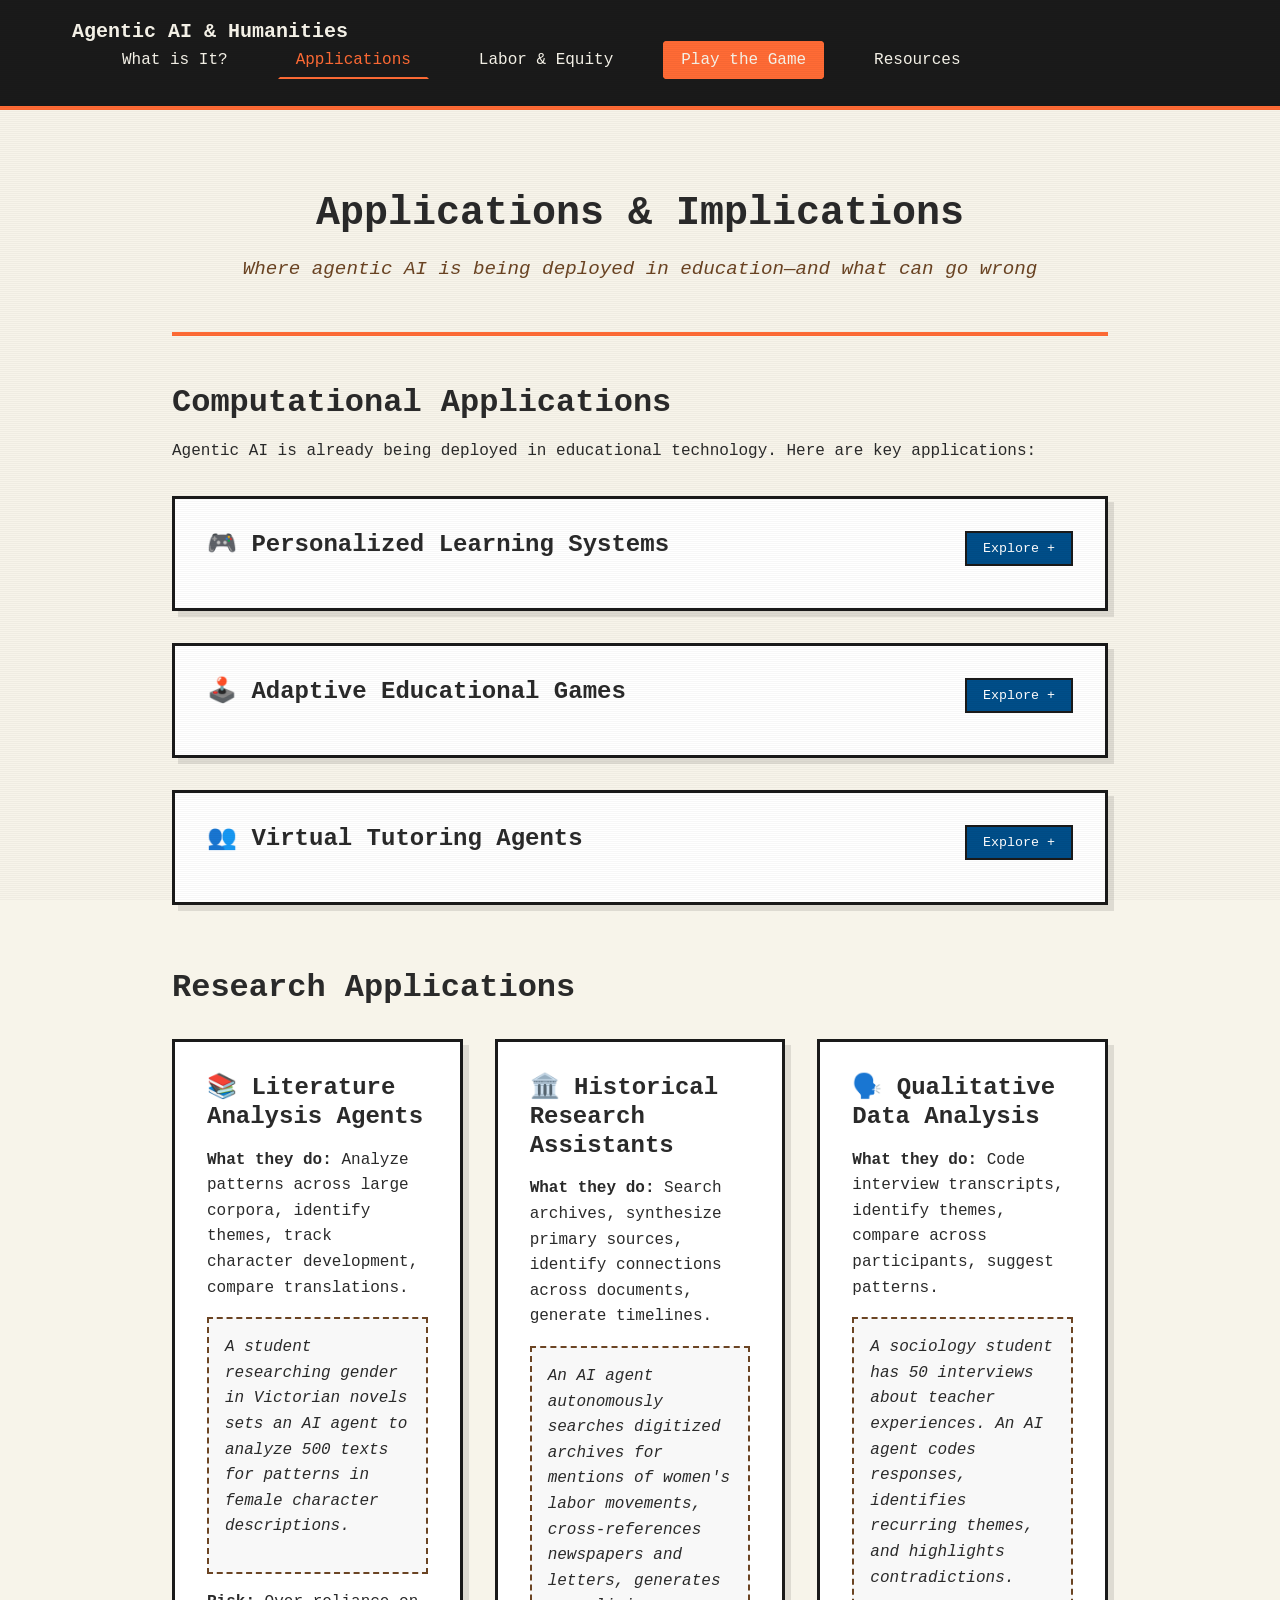
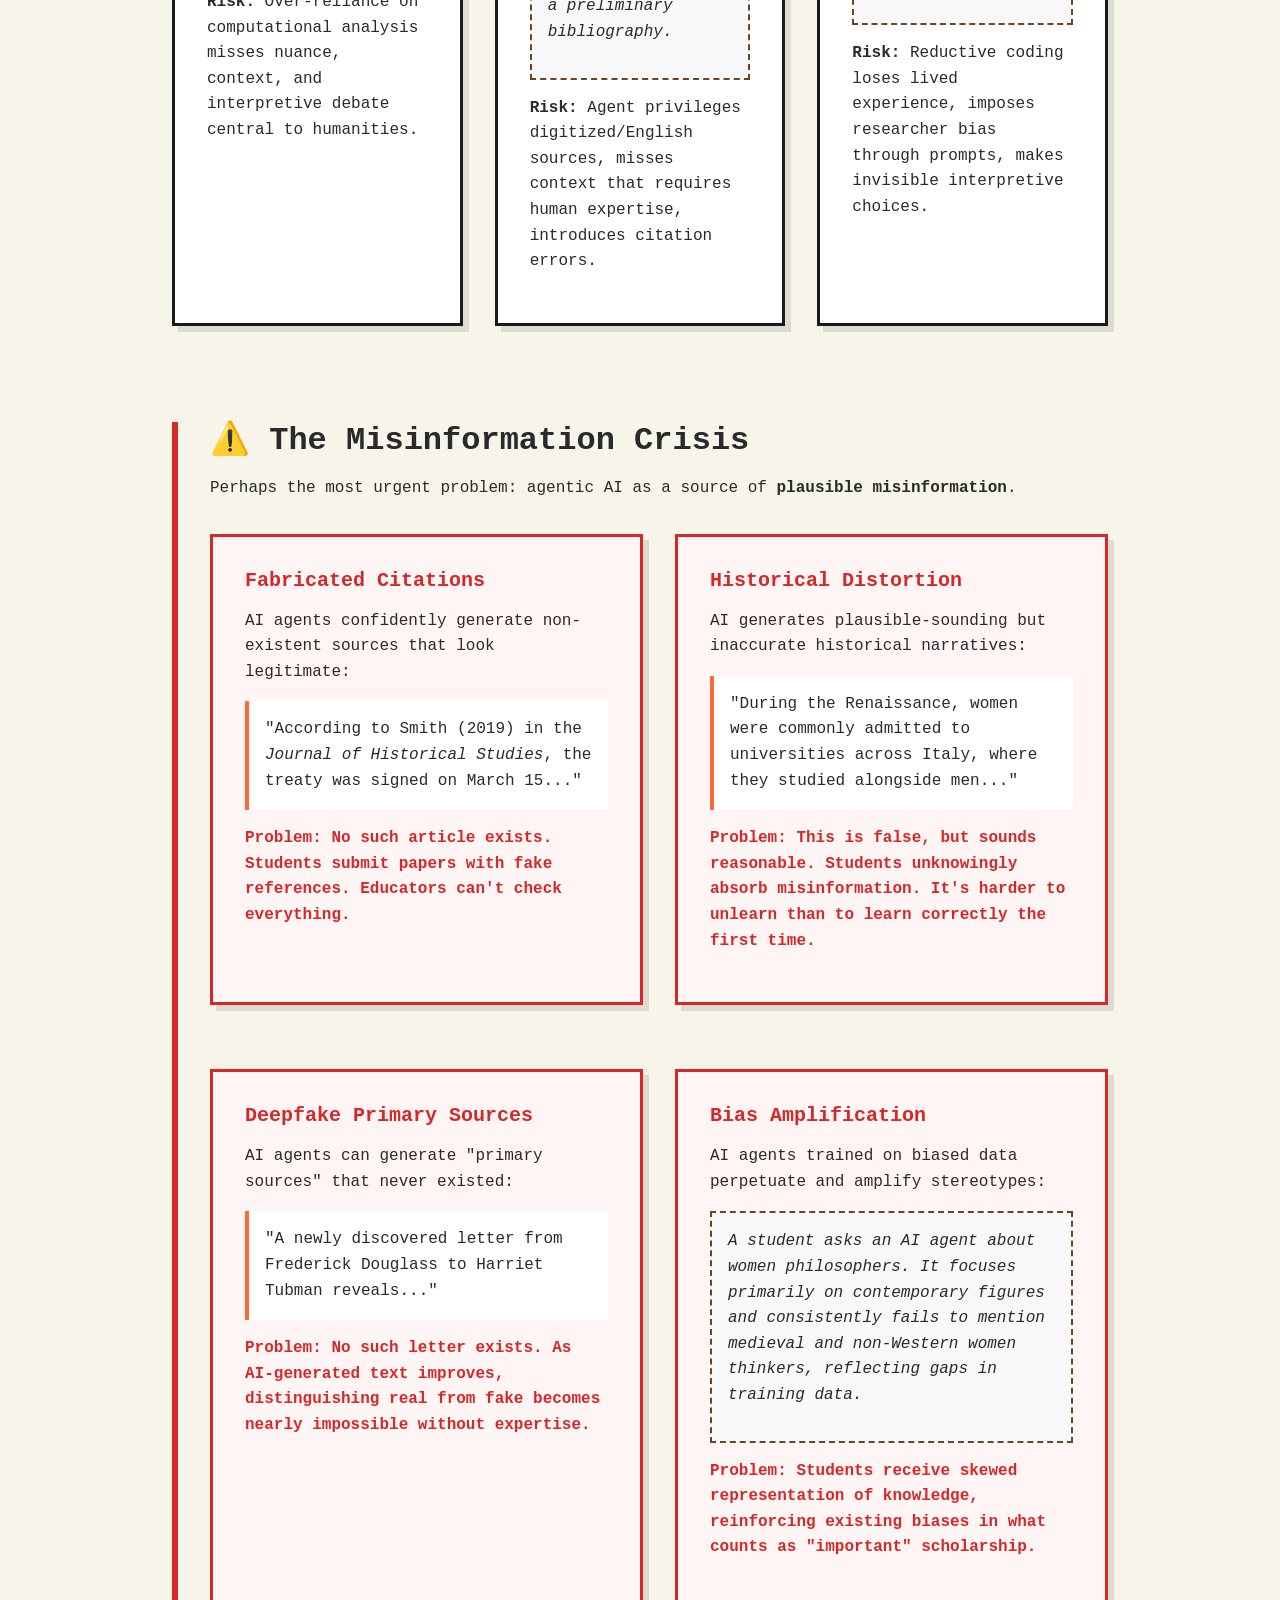
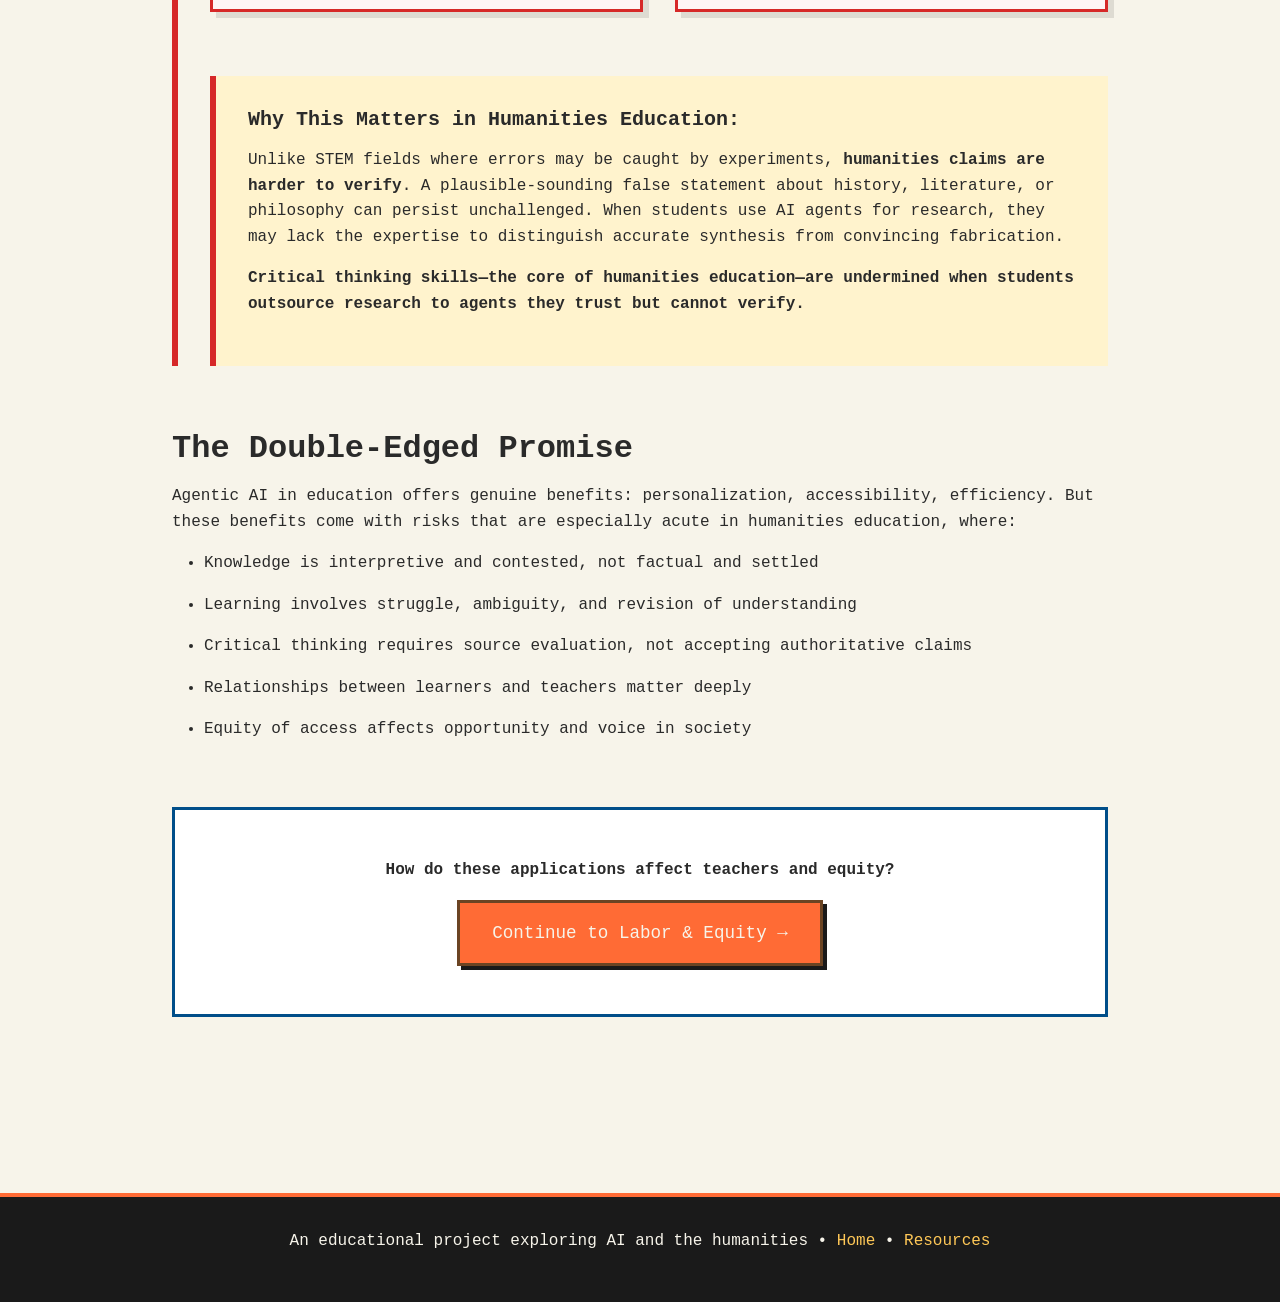
<file: applications.html>
<!DOCTYPE html>
<html lang="en">
<head>
    <meta charset="UTF-8">
    <meta name="viewport" content="width=device-width, initial-scale=1.0">
    <title>Applications & Implications | Agentic AI & the Humanities</title>
    <link rel="stylesheet" href="css/main.css">
    <link rel="stylesheet" href="css/retro-theme.css">
</head>
<body>
    <nav class="main-nav">
        <div class="nav-container">
            <a href="index.html" class="nav-logo">Agentic AI & Humanities</a>
            <ul class="nav-links">
                <li><a href="what-is-agentic-ai.html">What is It?</a></li>
                <li><a href="applications.html" class="active">Applications</a></li>
                <li><a href="labor-equity.html">Labor & Equity</a></li>
                <li><a href="game.html" class="nav-highlight">Play the Game</a></li>
                <li><a href="resources.html">Resources</a></li>
            </ul>
        </div>
    </nav>

    <main class="content-page">
        <div class="content-container">
            <header class="page-header">
                <h1>Applications & Implications</h1>
                <p class="page-subtitle">Where agentic AI is being deployed in education—and what can go wrong</p>
            </header>

            <section class="content-section">
                <h2>Computational Applications</h2>
                <p>Agentic AI is already being deployed in educational technology. Here are key applications:</p>

                <div class="application-showcase">
                    <div class="app-card interactive-card" data-app="personalized">
                        <div class="app-header">
                            <h3>🎮 Personalized Learning Systems</h3>
                            <button class="expand-btn">Explore +</button>
                        </div>
                        <div class="app-content">
                            <h4>What They Do:</h4>
                            <p>AI agents that adapt curriculum, pacing, and content to individual students. They observe performance, identify knowledge gaps, and autonomously adjust difficulty levels and topics.</p>

                            <h4>Example Scenario:</h4>
                            <div class="scenario-box">
                                <p><em>An AI math tutor notices Emma struggles with fractions but excels at word problems. It generates custom fraction problems embedded in narrative contexts, monitors her progress over weeks, and gradually increases difficulty. It also notices she's more engaged in the morning and schedules harder problems accordingly.</em></p>
                            </div>

                            <h4>The Promise:</h4>
                            <ul>
                                <li>Every student learns at their own pace</li>
                                <li>No child left behind or held back</li>
                                <li>Instant feedback and infinite patience</li>
                            </ul>

                            <h4>The Concerns:</h4>
                            <ul class="concern-list">
                                <li><strong>Optimization trap:</strong> AI optimizes for measurable outcomes (test scores) rather than deep learning, curiosity, or creativity</li>
                                <li><strong>Learning to game the system:</strong> Students may learn to manipulate the agent rather than master content</li>
                                <li><strong>Loss of struggle:</strong> Productive difficulty is removed; students don't learn perseverance</li>
                                <li><strong>Surveillance:</strong> Constant monitoring of student behavior and engagement</li>
                            </ul>
                        </div>
                    </div>

                    <div class="app-card interactive-card" data-app="games">
                        <div class="app-header">
                            <h3>🕹️ Adaptive Educational Games</h3>
                            <button class="expand-btn">Explore +</button>
                        </div>
                        <div class="app-content">
                            <h4>What They Do:</h4>
                            <p>Game-based learning systems with AI agents that create dynamic narratives, adjust challenges, and respond to player choices to teach skills or concepts.</p>

                            <h4>Example Scenario:</h4>
                            <div class="scenario-box">
                                <p><em>A history game generates a unique simulation for each student. The AI agent creates characters, plot twists, and moral dilemmas based on the student's interests and prior choices. One student's Renaissance Florence is completely different from another's.</em></p>
                            </div>

                            <h4>The Promise:</h4>
                            <ul>
                                <li>Deep engagement through personalized stories</li>
                                <li>Safe space to explore consequences of decisions</li>
                                <li>Intrinsic motivation through gameplay</li>
                            </ul>

                            <h4>The Concerns:</h4>
                            <ul class="concern-list">
                                <li><strong>Manipulation through engagement:</strong> AI optimizes for "stickiness" over learning</li>
                                <li><strong>Historical distortion:</strong> AI may generate plausible but inaccurate content</li>
                                <li><strong>Limited perspectives:</strong> AI's training data biases shape historical narratives</li>
                                <li><strong>Addiction patterns:</strong> Game mechanics can create unhealthy dependencies</li>
                            </ul>
                        </div>
                    </div>

                    <div class="app-card interactive-card" data-app="tutoring">
                        <div class="app-header">
                            <h3>👥 Virtual Tutoring Agents</h3>
                            <button class="expand-btn">Explore +</button>
                        </div>
                        <div class="app-content">
                            <h4>What They Do:</h4>
                            <p>AI agents that engage in extended dialogue with students, answer questions, provide explanations, and guide learning through conversation. They remember past interactions and maintain an ongoing relationship.</p>

                            <h4>Example Scenario:</h4>
                            <div class="scenario-box">
                                <p><em>An AI writing tutor named "Professor Chen" interacts with students daily. It remembers their previous essays, their writing goals, and personal interests. It proactively checks in: "Last week you said you wanted to work on thesis statements. Want to try again today?" Students address it by name and confide in it.</em></p>
                            </div>

                            <h4>The Promise:</h4>
                            <ul>
                                <li>24/7 availability and unlimited patience</li>
                                <li>Personalized attention for every student</li>
                                <li>Socratic dialogue and guided discovery</li>
                            </ul>

                            <h4>The Concerns:</h4>
                            <ul class="concern-list">
                                <li><strong>Ersatz relationships:</strong> Students form attachments to non-human entities</li>
                                <li><strong>Quality gap:</strong> Wealthy students get sophisticated AI tutors; others get basic chatbots</li>
                                <li><strong>Lack of genuine understanding:</strong> AI can simulate empathy but doesn't truly care</li>
                                <li><strong>Data exploitation:</strong> Intimate conversations become training data</li>
                            </ul>
                        </div>
                    </div>
                </div>
            </section>

            <section class="content-section">
                <h2>Research Applications</h2>

                <div class="research-grid">
                    <div class="research-card">
                        <h3>📚 Literature Analysis Agents</h3>
                        <p><strong>What they do:</strong> Analyze patterns across large corpora, identify themes, track character development, compare translations.</p>
                        <div class="mini-scenario">
                            <p><em>A student researching gender in Victorian novels sets an AI agent to analyze 500 texts for patterns in female character descriptions.</em></p>
                        </div>
                        <p class="concern"><strong>Risk:</strong> Over-reliance on computational analysis misses nuance, context, and interpretive debate central to humanities.</p>
                    </div>

                    <div class="research-card">
                        <h3>🏛️ Historical Research Assistants</h3>
                        <p><strong>What they do:</strong> Search archives, synthesize primary sources, identify connections across documents, generate timelines.</p>
                        <div class="mini-scenario">
                            <p><em>An AI agent autonomously searches digitized archives for mentions of women's labor movements, cross-references newspapers and letters, generates a preliminary bibliography.</em></p>
                        </div>
                        <p class="concern"><strong>Risk:</strong> Agent privileges digitized/English sources, misses context that requires human expertise, introduces citation errors.</p>
                    </div>

                    <div class="research-card">
                        <h3>🗣️ Qualitative Data Analysis</h3>
                        <p><strong>What they do:</strong> Code interview transcripts, identify themes, compare across participants, suggest patterns.</p>
                        <div class="mini-scenario">
                            <p><em>A sociology student has 50 interviews about teacher experiences. An AI agent codes responses, identifies recurring themes, and highlights contradictions.</em></p>
                        </div>
                        <p class="concern"><strong>Risk:</strong> Reductive coding loses lived experience, imposes researcher bias through prompts, makes invisible interpretive choices.</p>
                    </div>
                </div>
            </section>

            <section class="content-section danger-zone">
                <h2>⚠️ The Misinformation Crisis</h2>
                <p>Perhaps the most urgent problem: agentic AI as a source of <strong>plausible misinformation</strong>.</p>

                <div class="crisis-examples">
                    <div class="crisis-card">
                        <h4>Fabricated Citations</h4>
                        <p>AI agents confidently generate non-existent sources that look legitimate:</p>
                        <blockquote>
                            "According to Smith (2019) in the <em>Journal of Historical Studies</em>, the treaty was signed on March 15..."
                        </blockquote>
                        <p class="problem"><strong>Problem:</strong> No such article exists. Students submit papers with fake references. Educators can't check everything.</p>
                    </div>

                    <div class="crisis-card">
                        <h4>Historical Distortion</h4>
                        <p>AI generates plausible-sounding but inaccurate historical narratives:</p>
                        <blockquote>
                            "During the Renaissance, women were commonly admitted to universities across Italy, where they studied alongside men..."
                        </blockquote>
                        <p class="problem"><strong>Problem:</strong> This is false, but sounds reasonable. Students unknowingly absorb misinformation. It's harder to unlearn than to learn correctly the first time.</p>
                    </div>

                    <div class="crisis-card">
                        <h4>Deepfake Primary Sources</h4>
                        <p>AI agents can generate "primary sources" that never existed:</p>
                        <blockquote>
                            "A newly discovered letter from Frederick Douglass to Harriet Tubman reveals..."
                        </blockquote>
                        <p class="problem"><strong>Problem:</strong> No such letter exists. As AI-generated text improves, distinguishing real from fake becomes nearly impossible without expertise.</p>
                    </div>

                    <div class="crisis-card">
                        <h4>Bias Amplification</h4>
                        <p>AI agents trained on biased data perpetuate and amplify stereotypes:</p>
                        <div class="mini-scenario">
                            <p><em>A student asks an AI agent about women philosophers. It focuses primarily on contemporary figures and consistently fails to mention medieval and non-Western women thinkers, reflecting gaps in training data.</em></p>
                        </div>
                        <p class="problem"><strong>Problem:</strong> Students receive skewed representation of knowledge, reinforcing existing biases in what counts as "important" scholarship.</p>
                    </div>
                </div>

                <div class="highlight-box warning">
                    <h4>Why This Matters in Humanities Education:</h4>
                    <p>Unlike STEM fields where errors may be caught by experiments, <strong>humanities claims are harder to verify</strong>. A plausible-sounding false statement about history, literature, or philosophy can persist unchallenged. When students use AI agents for research, they may lack the expertise to distinguish accurate synthesis from convincing fabrication.</p>
                    <p><strong>Critical thinking skills—the core of humanities education—are undermined when students outsource research to agents they trust but cannot verify.</strong></p>
                </div>
            </section>

            <section class="content-section">
                <h2>The Double-Edged Promise</h2>
                <p>Agentic AI in education offers genuine benefits: personalization, accessibility, efficiency. But these benefits come with risks that are especially acute in humanities education, where:</p>

                <ul class="key-points">
                    <li>Knowledge is interpretive and contested, not factual and settled</li>
                    <li>Learning involves struggle, ambiguity, and revision of understanding</li>
                    <li>Critical thinking requires source evaluation, not accepting authoritative claims</li>
                    <li>Relationships between learners and teachers matter deeply</li>
                    <li>Equity of access affects opportunity and voice in society</li>
                </ul>
            </section>

            <div class="next-section">
                <p><strong>How do these applications affect teachers and equity?</strong></p>
                <a href="labor-equity.html" class="btn btn-primary">Continue to Labor & Equity →</a>
            </div>
        </div>
    </main>

    <footer class="main-footer">
        <p>An educational project exploring AI and the humanities • <a href="index.html">Home</a> • <a href="resources.html">Resources</a></p>
    </footer>

    <script src="js/navigation.js"></script>
    <script src="js/interactive-elements.js"></script>
</body>
</html>
</file>
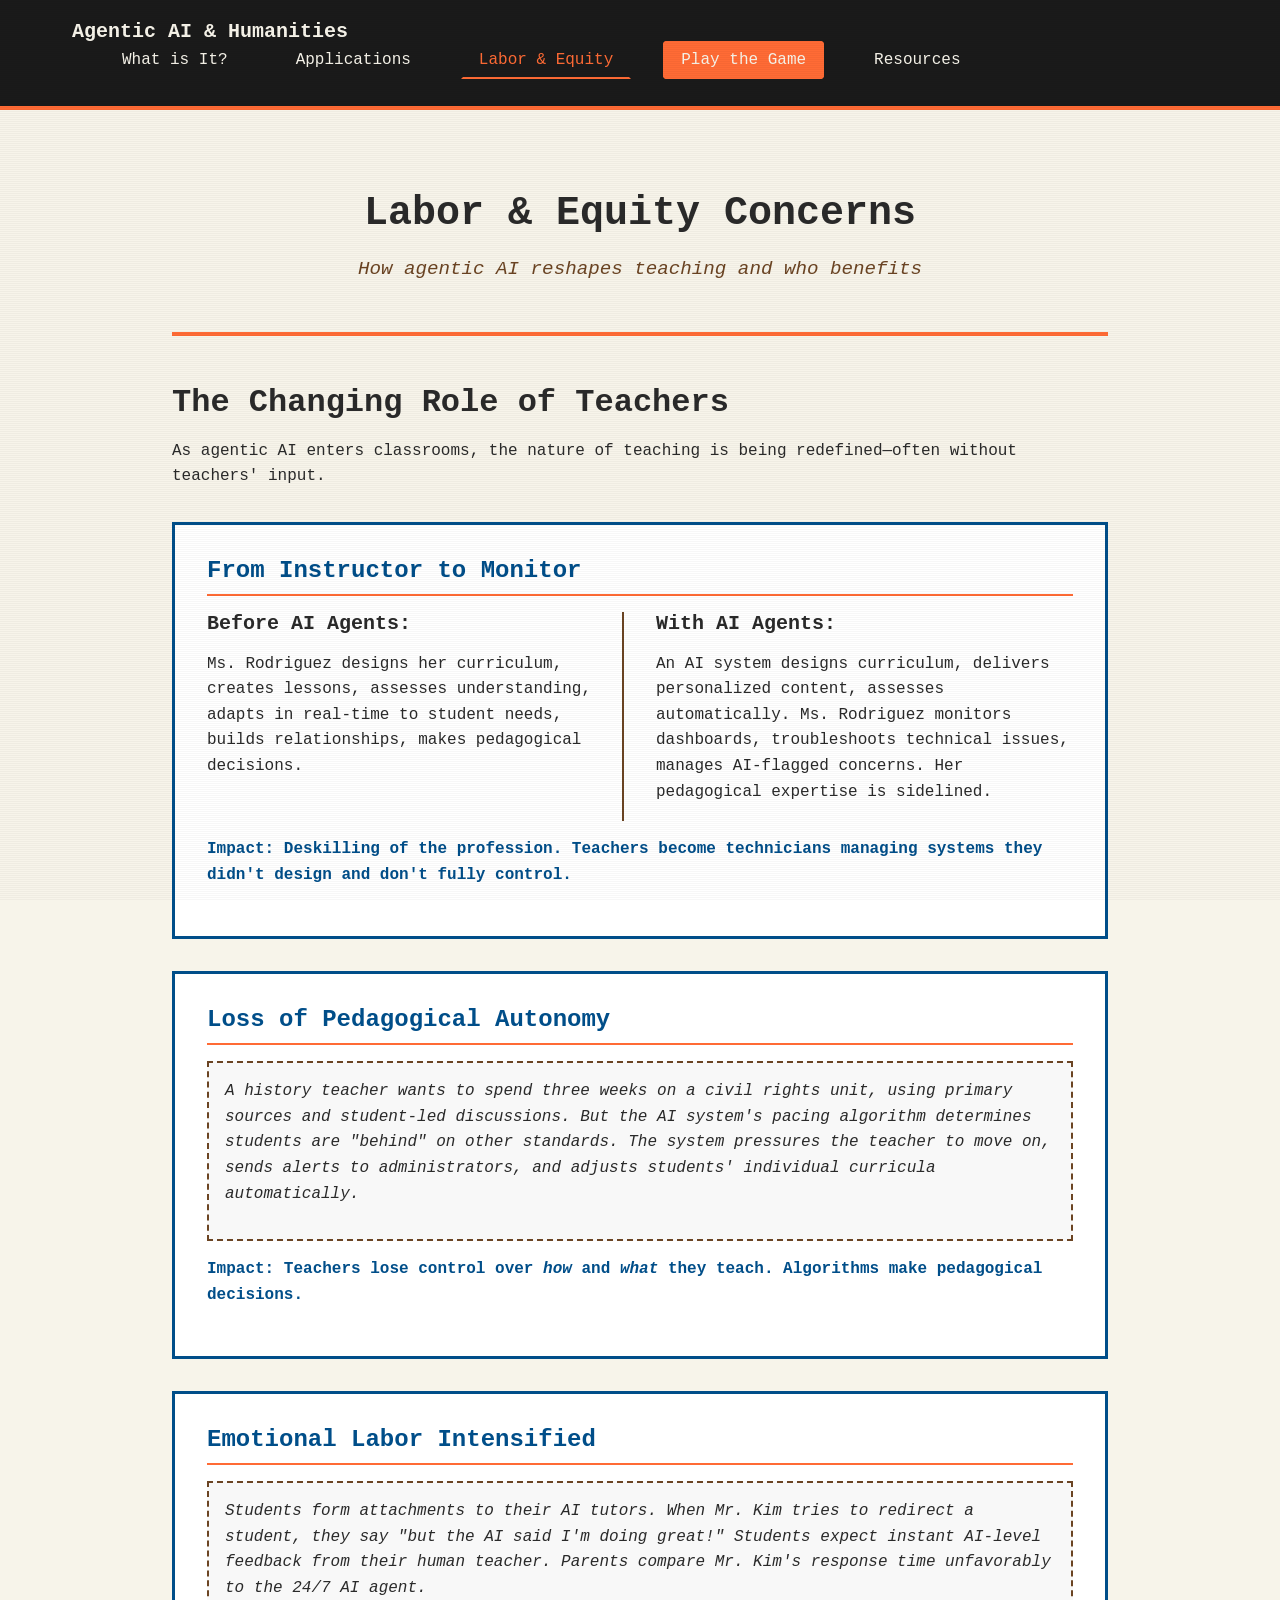
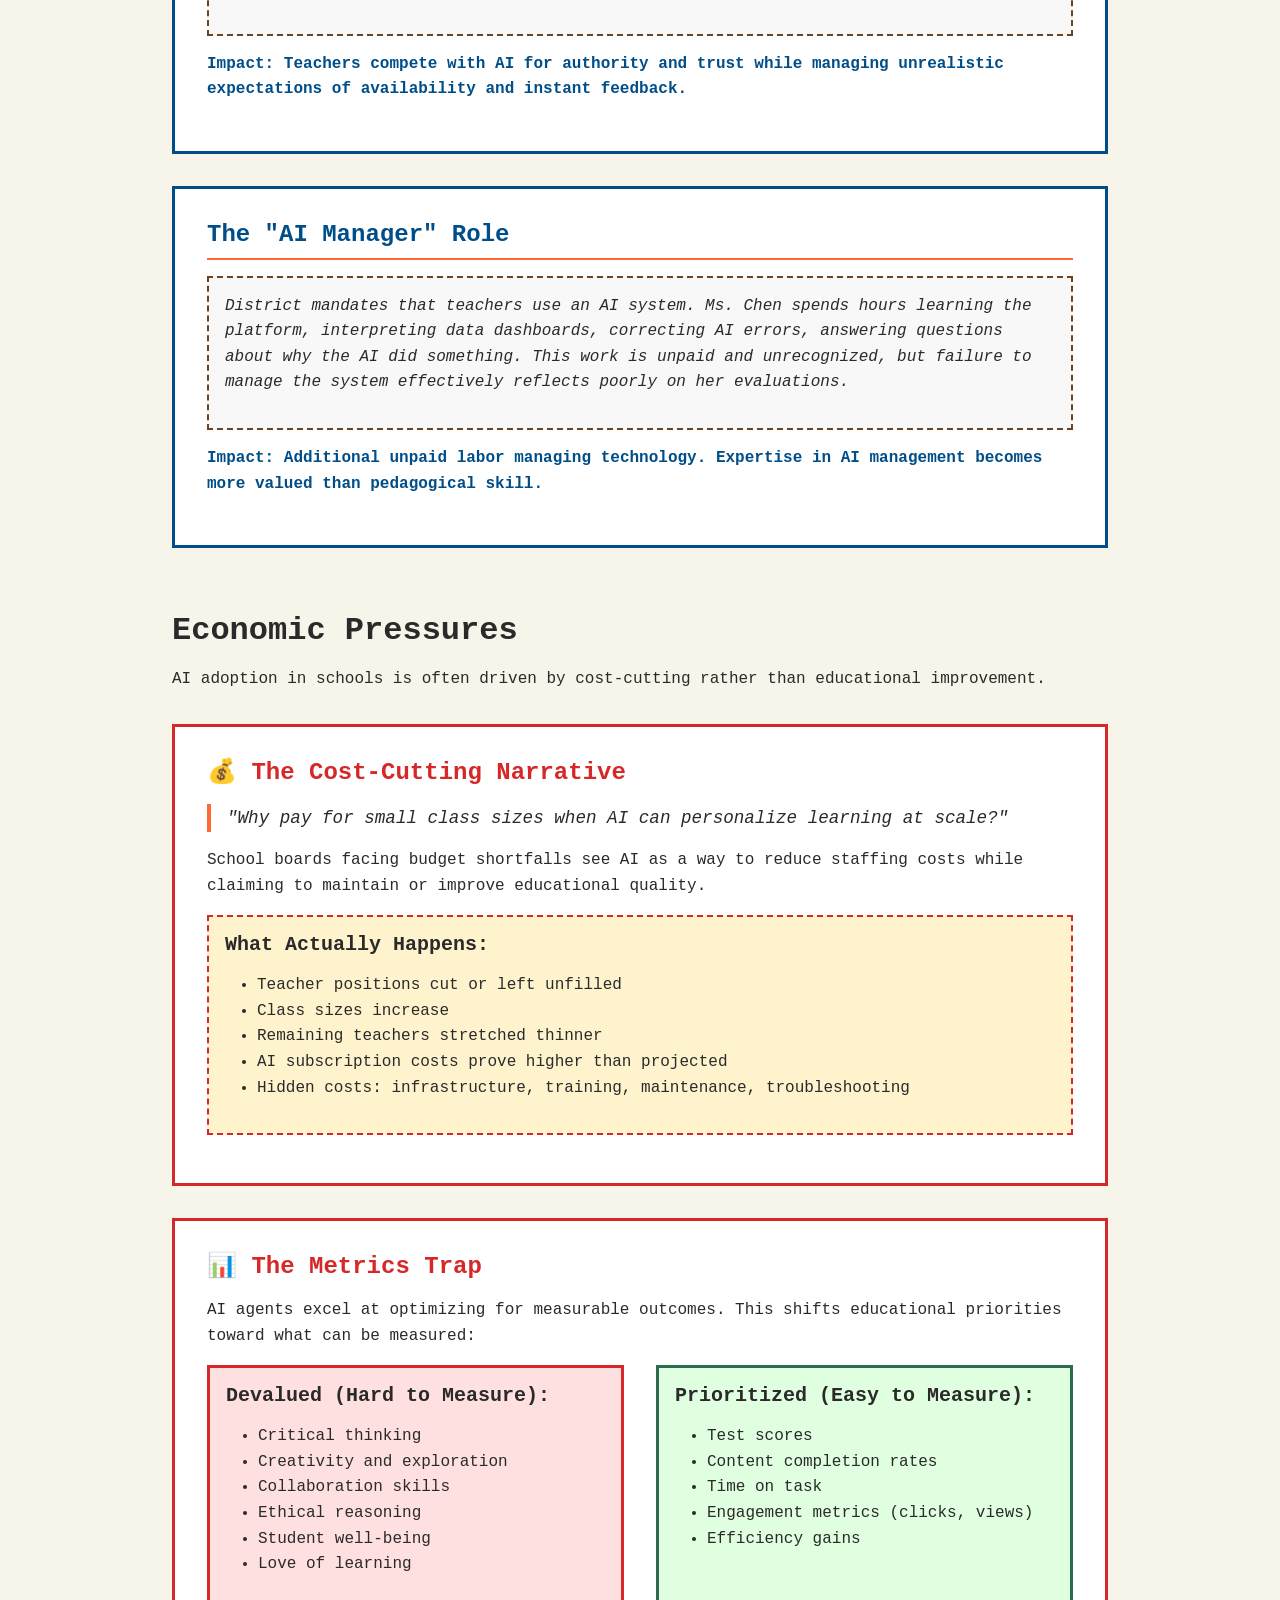
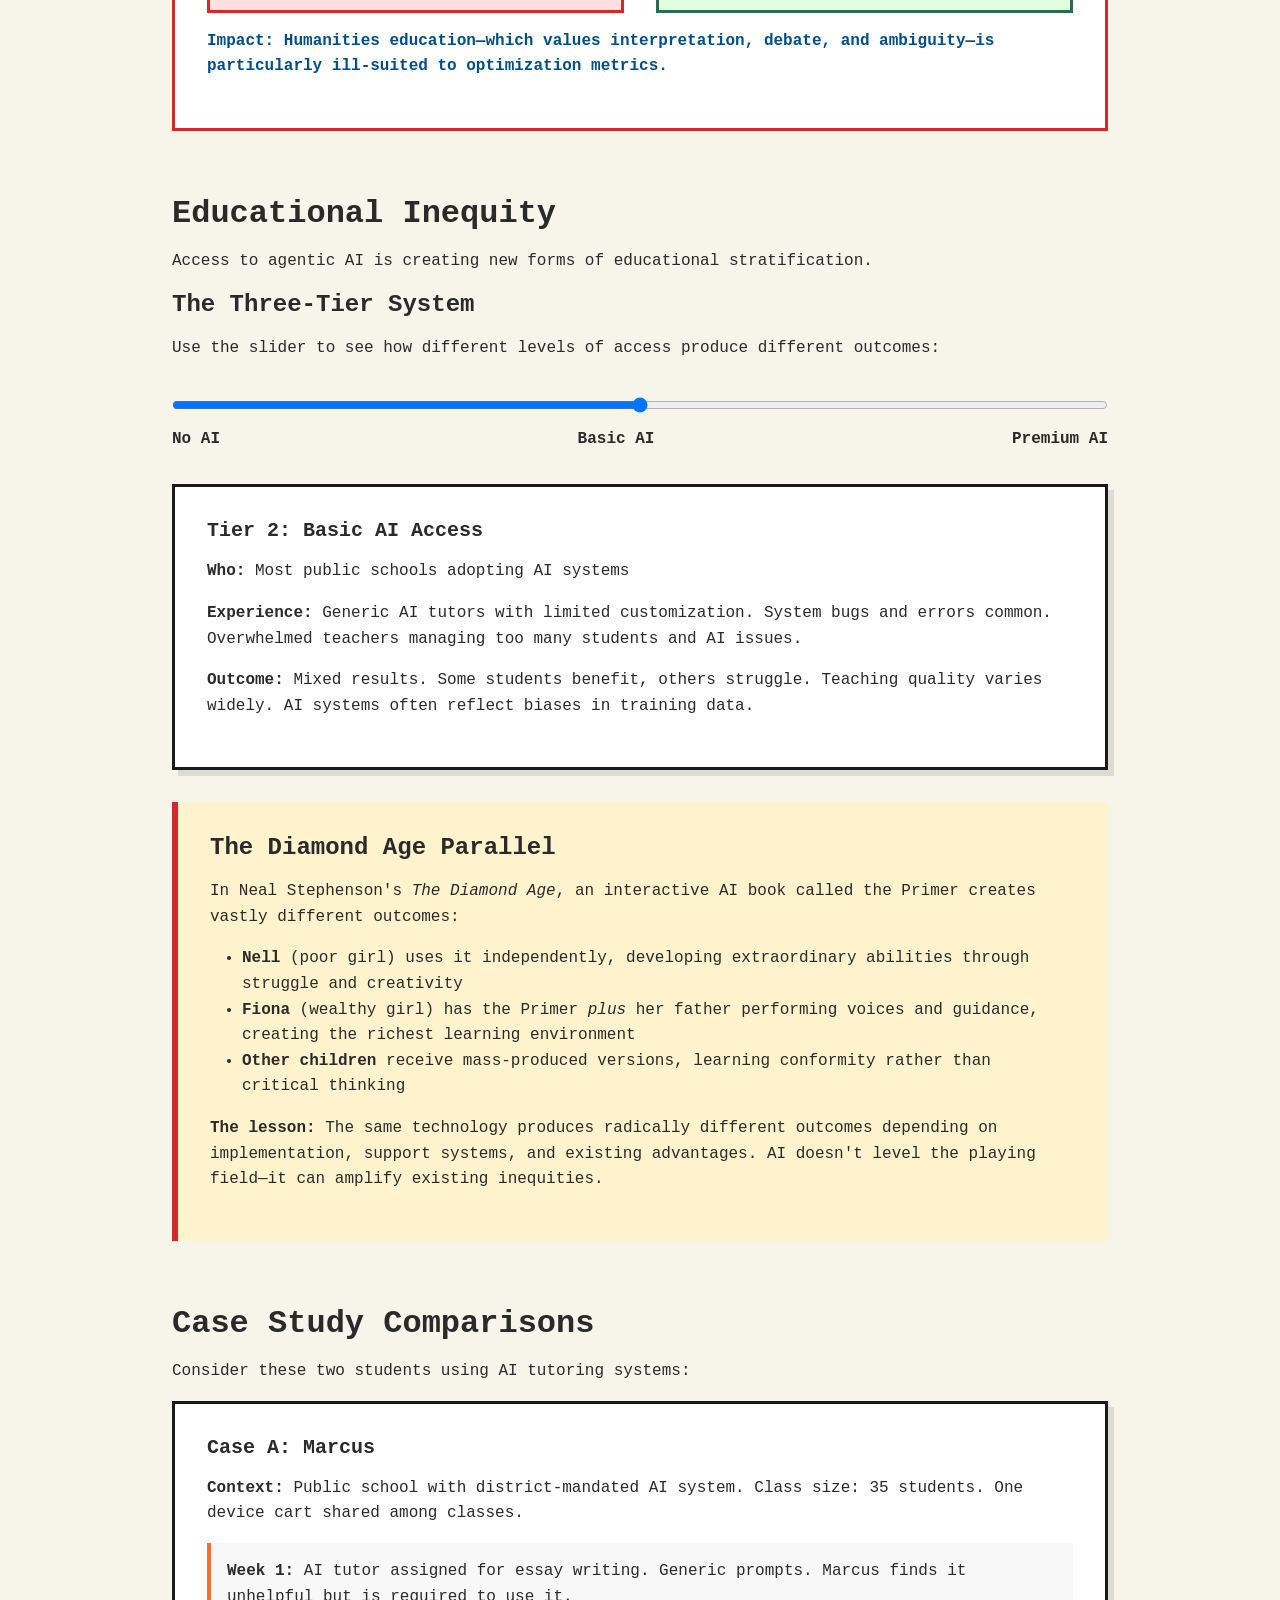
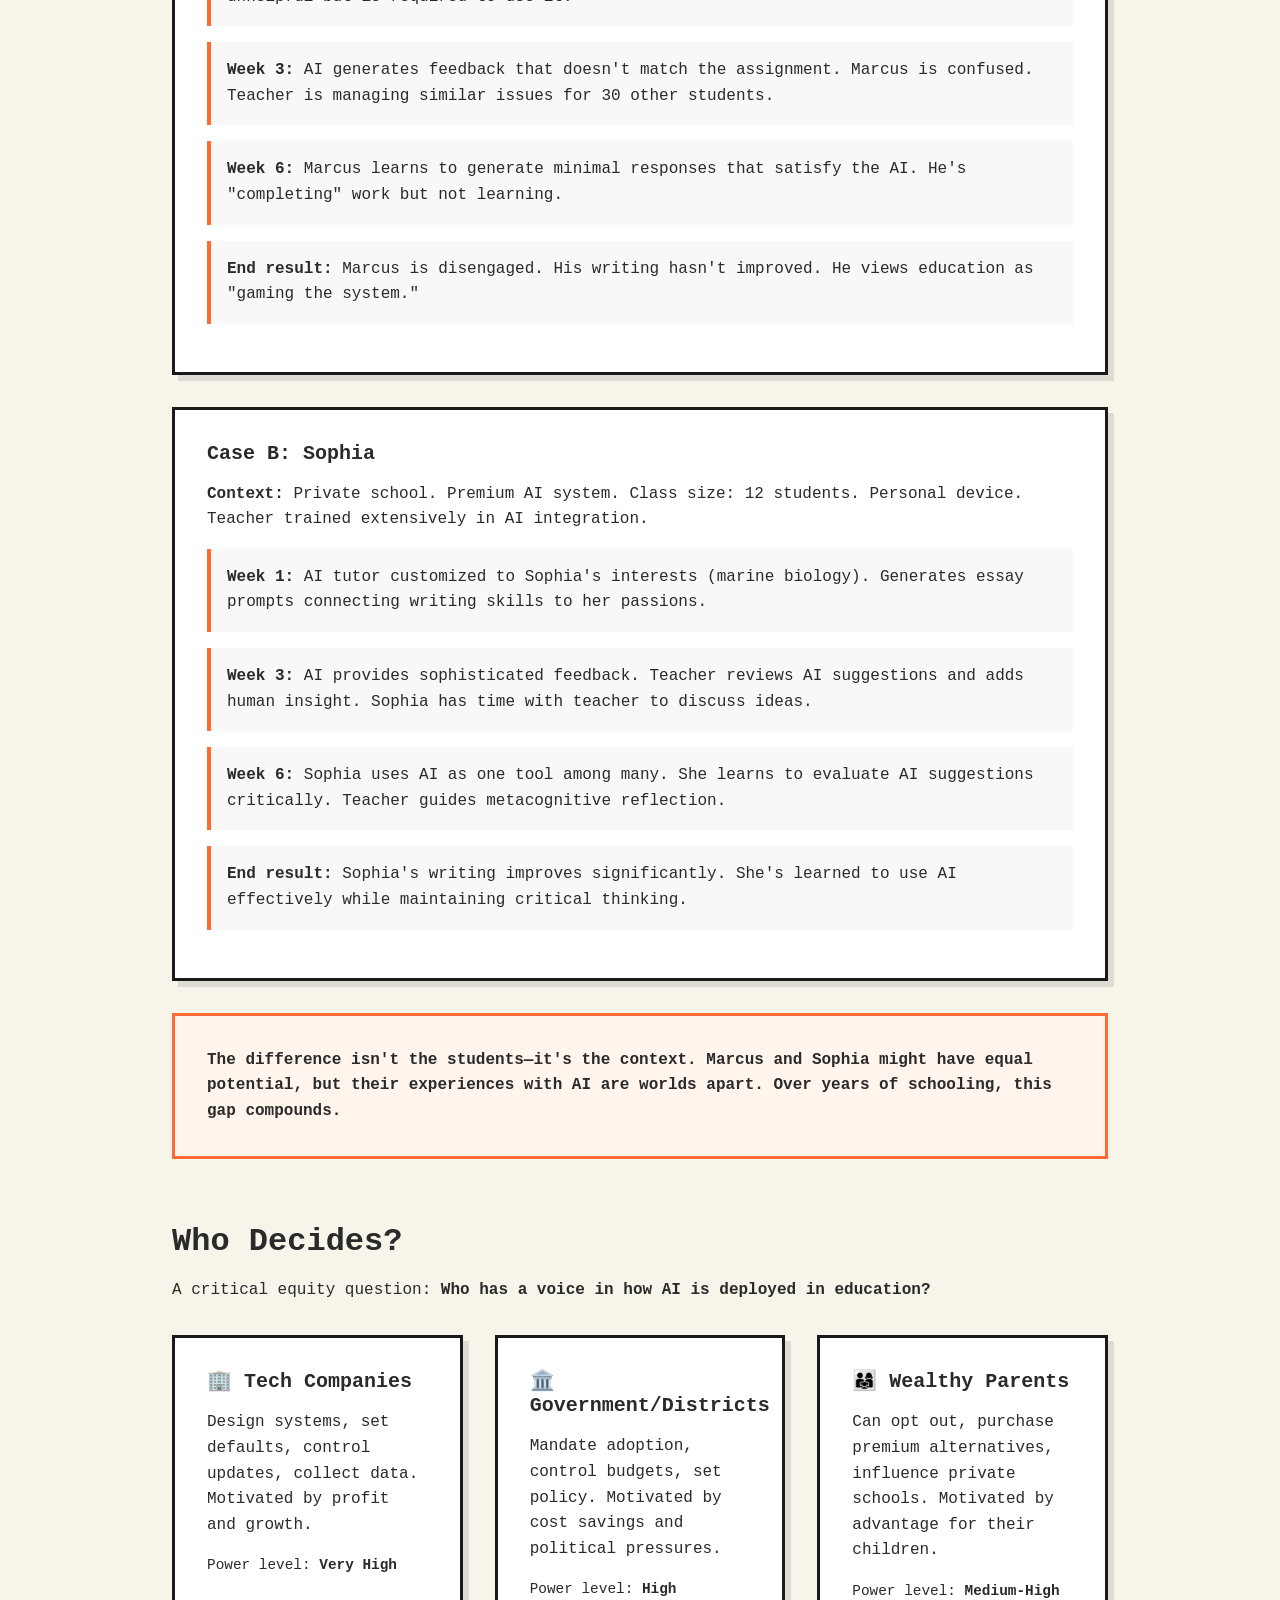
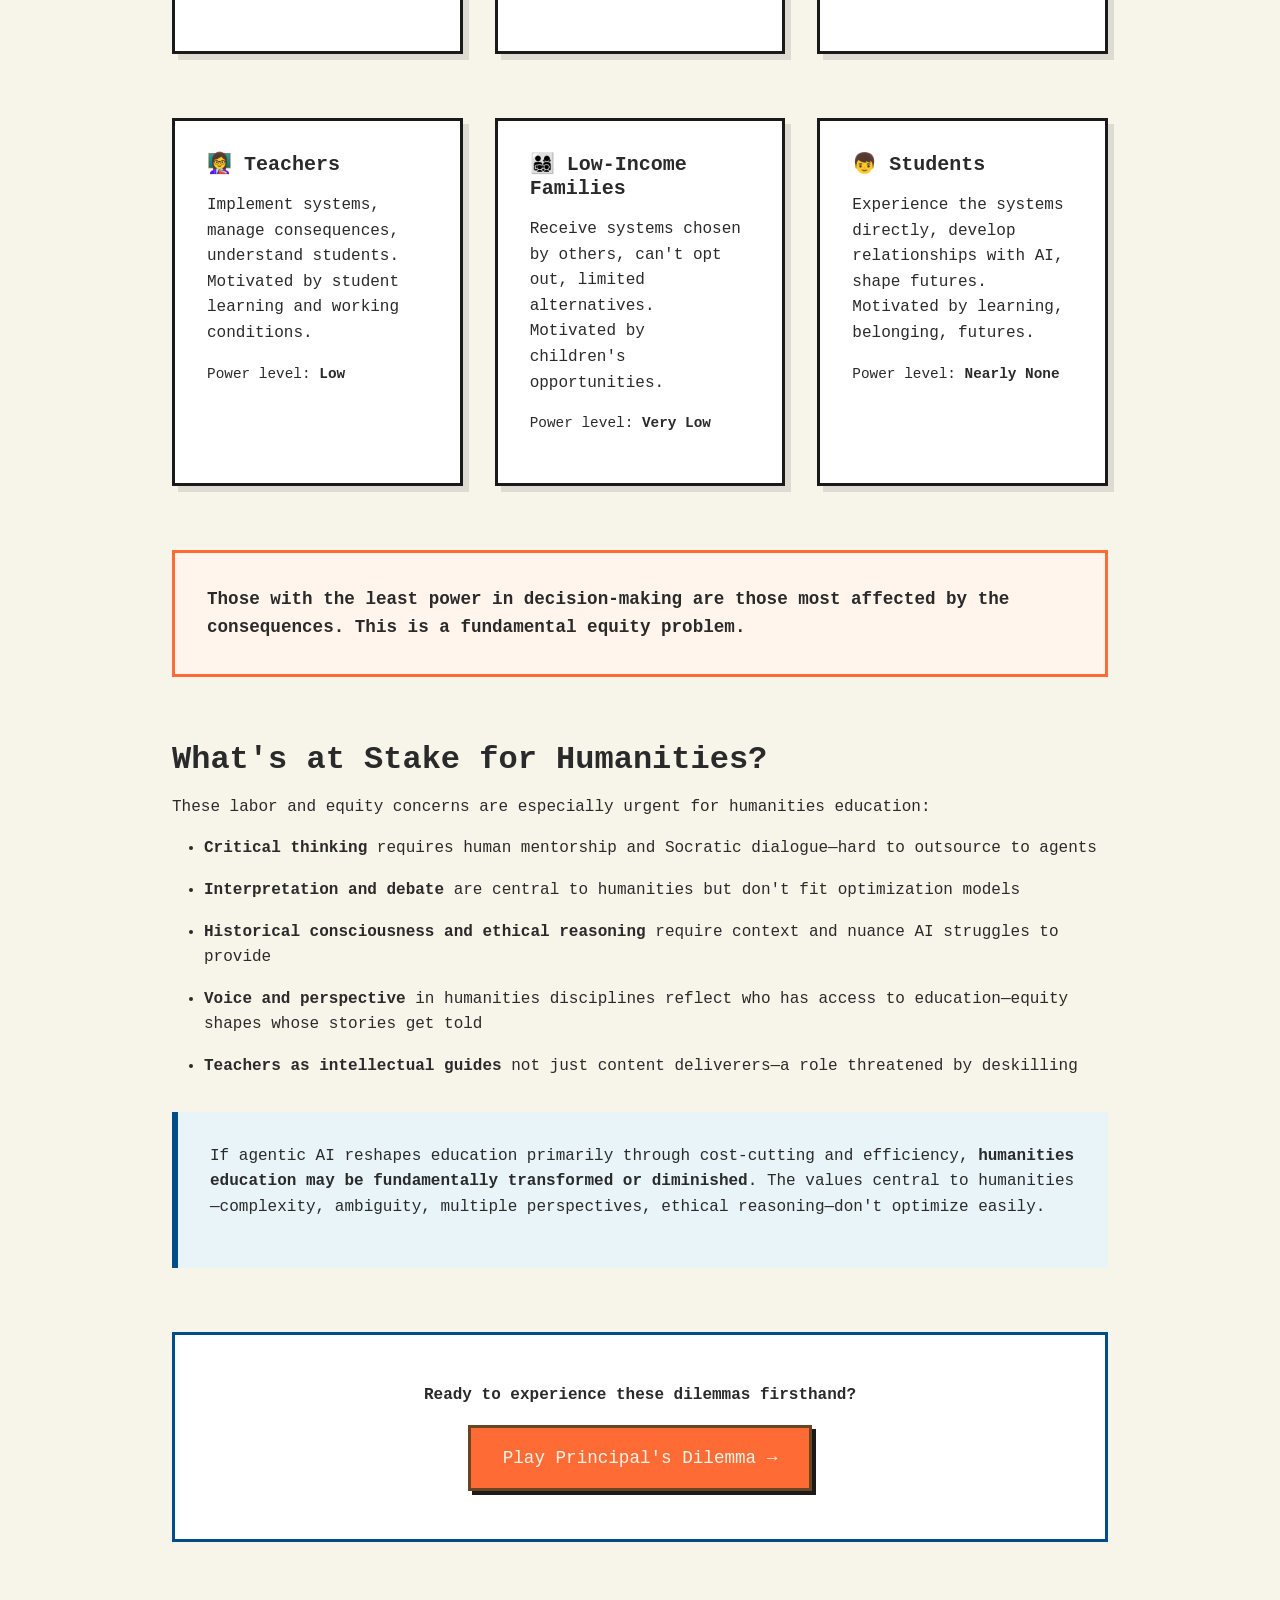
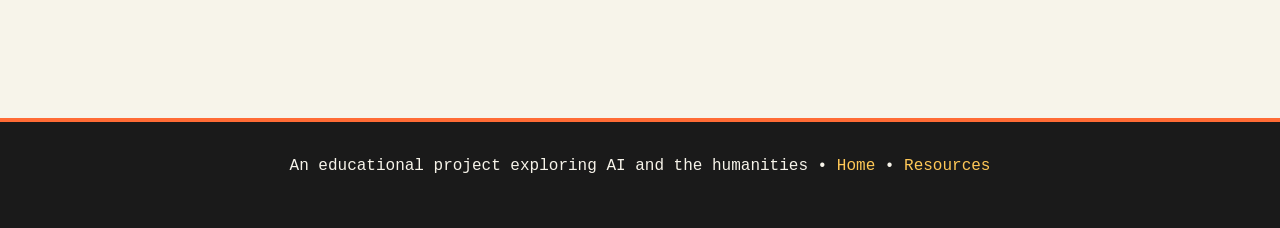
<file: labor-equity.html>
<!DOCTYPE html>
<html lang="en">
<head>
    <meta charset="UTF-8">
    <meta name="viewport" content="width=device-width, initial-scale=1.0">
    <title>Labor & Equity Concerns | Agentic AI & the Humanities</title>
    <link rel="stylesheet" href="css/main.css">
    <link rel="stylesheet" href="css/retro-theme.css">
</head>
<body>
    <nav class="main-nav">
        <div class="nav-container">
            <a href="index.html" class="nav-logo">Agentic AI & Humanities</a>
            <ul class="nav-links">
                <li><a href="what-is-agentic-ai.html">What is It?</a></li>
                <li><a href="applications.html">Applications</a></li>
                <li><a href="labor-equity.html" class="active">Labor & Equity</a></li>
                <li><a href="game.html" class="nav-highlight">Play the Game</a></li>
                <li><a href="resources.html">Resources</a></li>
            </ul>
        </div>
    </nav>

    <main class="content-page">
        <div class="content-container">
            <header class="page-header">
                <h1>Labor & Equity Concerns</h1>
                <p class="page-subtitle">How agentic AI reshapes teaching and who benefits</p>
            </header>

            <section class="content-section">
                <h2>The Changing Role of Teachers</h2>
                <p>As agentic AI enters classrooms, the nature of teaching is being redefined—often without teachers' input.</p>

                <div class="labor-scenarios">
                    <div class="scenario-card">
                        <h3>From Instructor to Monitor</h3>
                        <div class="scenario-comparison">
                            <div class="before">
                                <h4>Before AI Agents:</h4>
                                <p>Ms. Rodriguez designs her curriculum, creates lessons, assesses understanding, adapts in real-time to student needs, builds relationships, makes pedagogical decisions.</p>
                            </div>
                            <div class="after">
                                <h4>With AI Agents:</h4>
                                <p>An AI system designs curriculum, delivers personalized content, assesses automatically. Ms. Rodriguez monitors dashboards, troubleshoots technical issues, manages AI-flagged concerns. Her pedagogical expertise is sidelined.</p>
                            </div>
                        </div>
                        <p class="implication"><strong>Impact:</strong> Deskilling of the profession. Teachers become technicians managing systems they didn't design and don't fully control.</p>
                    </div>

                    <div class="scenario-card">
                        <h3>Loss of Pedagogical Autonomy</h3>
                        <div class="example-box">
                            <p><em>A history teacher wants to spend three weeks on a civil rights unit, using primary sources and student-led discussions. But the AI system's pacing algorithm determines students are "behind" on other standards. The system pressures the teacher to move on, sends alerts to administrators, and adjusts students' individual curricula automatically.</em></p>
                        </div>
                        <p class="implication"><strong>Impact:</strong> Teachers lose control over <em>how</em> and <em>what</em> they teach. Algorithms make pedagogical decisions.</p>
                    </div>

                    <div class="scenario-card">
                        <h3>Emotional Labor Intensified</h3>
                        <div class="example-box">
                            <p><em>Students form attachments to their AI tutors. When Mr. Kim tries to redirect a student, they say "but the AI said I'm doing great!" Students expect instant AI-level feedback from their human teacher. Parents compare Mr. Kim's response time unfavorably to the 24/7 AI agent.</em></p>
                        </div>
                        <p class="implication"><strong>Impact:</strong> Teachers compete with AI for authority and trust while managing unrealistic expectations of availability and instant feedback.</p>
                    </div>

                    <div class="scenario-card">
                        <h3>The "AI Manager" Role</h3>
                        <div class="example-box">
                            <p><em>District mandates that teachers use an AI system. Ms. Chen spends hours learning the platform, interpreting data dashboards, correcting AI errors, answering questions about why the AI did something. This work is unpaid and unrecognized, but failure to manage the system effectively reflects poorly on her evaluations.</em></p>
                        </div>
                        <p class="implication"><strong>Impact:</strong> Additional unpaid labor managing technology. Expertise in AI management becomes more valued than pedagogical skill.</p>
                    </div>
                </div>
            </section>

            <section class="content-section">
                <h2>Economic Pressures</h2>
                <p>AI adoption in schools is often driven by cost-cutting rather than educational improvement.</p>

                <div class="economic-analysis">
                    <div class="pressure-card">
                        <h3>💰 The Cost-Cutting Narrative</h3>
                        <blockquote>"Why pay for small class sizes when AI can personalize learning at scale?"</blockquote>
                        <p>School boards facing budget shortfalls see AI as a way to reduce staffing costs while claiming to maintain or improve educational quality.</p>

                        <div class="consequence-box">
                            <h4>What Actually Happens:</h4>
                            <ul>
                                <li>Teacher positions cut or left unfilled</li>
                                <li>Class sizes increase</li>
                                <li>Remaining teachers stretched thinner</li>
                                <li>AI subscription costs prove higher than projected</li>
                                <li>Hidden costs: infrastructure, training, maintenance, troubleshooting</li>
                            </ul>
                        </div>
                    </div>

                    <div class="pressure-card">
                        <h3>📊 The Metrics Trap</h3>
                        <p>AI agents excel at optimizing for measurable outcomes. This shifts educational priorities toward what can be measured:</p>

                        <div class="metrics-shift">
                            <div class="devalued">
                                <h4>Devalued (Hard to Measure):</h4>
                                <ul>
                                    <li>Critical thinking</li>
                                    <li>Creativity and exploration</li>
                                    <li>Collaboration skills</li>
                                    <li>Ethical reasoning</li>
                                    <li>Student well-being</li>
                                    <li>Love of learning</li>
                                </ul>
                            </div>
                            <div class="valued">
                                <h4>Prioritized (Easy to Measure):</h4>
                                <ul>
                                    <li>Test scores</li>
                                    <li>Content completion rates</li>
                                    <li>Time on task</li>
                                    <li>Engagement metrics (clicks, views)</li>
                                    <li>Efficiency gains</li>
                                </ul>
                            </div>
                        </div>

                        <p class="implication"><strong>Impact:</strong> Humanities education—which values interpretation, debate, and ambiguity—is particularly ill-suited to optimization metrics.</p>
                    </div>
                </div>
            </section>

            <section class="content-section">
                <h2>Educational Inequity</h2>
                <p>Access to agentic AI is creating new forms of educational stratification.</p>

                <div class="equity-interactive">
                    <h3>The Three-Tier System</h3>
                    <p>Use the slider to see how different levels of access produce different outcomes:</p>

                    <div class="tier-slider-container">
                        <input type="range" id="equity-slider" min="1" max="3" value="2" step="1">
                        <div class="slider-labels">
                            <span>No AI</span>
                            <span>Basic AI</span>
                            <span>Premium AI</span>
                        </div>
                    </div>

                    <div class="tier-display">
                        <div class="tier-card" data-tier="1">
                            <h4>Tier 1: No Access</h4>
                            <div class="tier-details">
                                <p><strong>Who:</strong> Underfunded schools, students without devices or internet at home</p>
                                <p><strong>Experience:</strong> Traditional education with large class sizes and limited resources. Students are penalized in competitions with AI-using peers.</p>
                                <p><strong>Outcome:</strong> Growing achievement gap. Students lack skills in AI literacy that are increasingly expected.</p>
                            </div>
                        </div>

                        <div class="tier-card" data-tier="2">
                            <h4>Tier 2: Basic AI Access</h4>
                            <div class="tier-details">
                                <p><strong>Who:</strong> Most public schools adopting AI systems</p>
                                <p><strong>Experience:</strong> Generic AI tutors with limited customization. System bugs and errors common. Overwhelmed teachers managing too many students and AI issues.</p>
                                <p><strong>Outcome:</strong> Mixed results. Some students benefit, others struggle. Teaching quality varies widely. AI systems often reflect biases in training data.</p>
                            </div>
                        </div>

                        <div class="tier-card" data-tier="3">
                            <h4>Tier 3: Premium AI + Human Support</h4>
                            <div class="tier-details">
                                <p><strong>Who:</strong> Wealthy private schools and families who can afford premium AI subscriptions</p>
                                <p><strong>Experience:</strong> Sophisticated AI agents customized to individual students, plus small classes with expert teachers, plus human tutors. AI enhances rather than replaces human instruction.</p>
                                <p><strong>Outcome:</strong> Significant advantages compound over time. These students develop both AI literacy and strong human mentorship relationships.</p>
                            </div>
                        </div>
                    </div>
                </div>

                <div class="highlight-box warning">
                    <h3>The Diamond Age Parallel</h3>
                    <p>In Neal Stephenson's <em>The Diamond Age</em>, an interactive AI book called the Primer creates vastly different outcomes:</p>
                    <ul>
                        <li><strong>Nell</strong> (poor girl) uses it independently, developing extraordinary abilities through struggle and creativity</li>
                        <li><strong>Fiona</strong> (wealthy girl) has the Primer <em>plus</em> her father performing voices and guidance, creating the richest learning environment</li>
                        <li><strong>Other children</strong> receive mass-produced versions, learning conformity rather than critical thinking</li>
                    </ul>
                    <p><strong>The lesson:</strong> The same technology produces radically different outcomes depending on implementation, support systems, and existing advantages. AI doesn't level the playing field—it can amplify existing inequities.</p>
                </div>
            </section>

            <section class="content-section">
                <h2>Case Study Comparisons</h2>
                <p>Consider these two students using AI tutoring systems:</p>

                <div class="case-studies">
                    <div class="case-study">
                        <h4>Case A: Marcus</h4>
                        <p><strong>Context:</strong> Public school with district-mandated AI system. Class size: 35 students. One device cart shared among classes.</p>

                        <div class="case-timeline">
                            <div class="timeline-event">
                                <strong>Week 1:</strong> AI tutor assigned for essay writing. Generic prompts. Marcus finds it unhelpful but is required to use it.
                            </div>
                            <div class="timeline-event">
                                <strong>Week 3:</strong> AI generates feedback that doesn't match the assignment. Marcus is confused. Teacher is managing similar issues for 30 other students.
                            </div>
                            <div class="timeline-event">
                                <strong>Week 6:</strong> Marcus learns to generate minimal responses that satisfy the AI. He's "completing" work but not learning.
                            </div>
                            <div class="timeline-event">
                                <strong>End result:</strong> Marcus is disengaged. His writing hasn't improved. He views education as "gaming the system."
                            </div>
                        </div>
                    </div>

                    <div class="case-study">
                        <h4>Case B: Sophia</h4>
                        <p><strong>Context:</strong> Private school. Premium AI system. Class size: 12 students. Personal device. Teacher trained extensively in AI integration.</p>

                        <div class="case-timeline">
                            <div class="timeline-event">
                                <strong>Week 1:</strong> AI tutor customized to Sophia's interests (marine biology). Generates essay prompts connecting writing skills to her passions.
                            </div>
                            <div class="timeline-event">
                                <strong>Week 3:</strong> AI provides sophisticated feedback. Teacher reviews AI suggestions and adds human insight. Sophia has time with teacher to discuss ideas.
                            </div>
                            <div class="timeline-event">
                                <strong>Week 6:</strong> Sophia uses AI as one tool among many. She learns to evaluate AI suggestions critically. Teacher guides metacognitive reflection.
                            </div>
                            <div class="timeline-event">
                                <strong>End result:</strong> Sophia's writing improves significantly. She's learned to use AI effectively while maintaining critical thinking.
                            </div>
                        </div>
                    </div>
                </div>

                <p class="case-analysis"><strong>The difference isn't the students—it's the context.</strong> Marcus and Sophia might have equal potential, but their experiences with AI are worlds apart. Over years of schooling, this gap compounds.</p>
            </section>

            <section class="content-section">
                <h2>Who Decides?</h2>
                <p>A critical equity question: <strong>Who has a voice in how AI is deployed in education?</strong></p>

                <div class="stakeholder-grid">
                    <div class="stakeholder-card">
                        <h4>🏢 Tech Companies</h4>
                        <p>Design systems, set defaults, control updates, collect data. Motivated by profit and growth.</p>
                        <p class="power-level">Power level: <strong>Very High</strong></p>
                    </div>

                    <div class="stakeholder-card">
                        <h4>🏛️ Government/Districts</h4>
                        <p>Mandate adoption, control budgets, set policy. Motivated by cost savings and political pressures.</p>
                        <p class="power-level">Power level: <strong>High</strong></p>
                    </div>

                    <div class="stakeholder-card">
                        <h4>👨‍👩‍👧 Wealthy Parents</h4>
                        <p>Can opt out, purchase premium alternatives, influence private schools. Motivated by advantage for their children.</p>
                        <p class="power-level">Power level: <strong>Medium-High</strong></p>
                    </div>

                    <div class="stakeholder-card">
                        <h4>👩‍🏫 Teachers</h4>
                        <p>Implement systems, manage consequences, understand students. Motivated by student learning and working conditions.</p>
                        <p class="power-level">Power level: <strong>Low</strong></p>
                    </div>

                    <div class="stakeholder-card">
                        <h4>👨‍👩‍👧‍👦 Low-Income Families</h4>
                        <p>Receive systems chosen by others, can't opt out, limited alternatives. Motivated by children's opportunities.</p>
                        <p class="power-level">Power level: <strong>Very Low</strong></p>
                    </div>

                    <div class="stakeholder-card">
                        <h4>👦 Students</h4>
                        <p>Experience the systems directly, develop relationships with AI, shape futures. Motivated by learning, belonging, futures.</p>
                        <p class="power-level">Power level: <strong>Nearly None</strong></p>
                    </div>
                </div>

                <p class="key-insight">Those with the <strong>least power</strong> in decision-making are those most affected by the consequences. This is a fundamental equity problem.</p>
            </section>

            <section class="content-section">
                <h2>What's at Stake for Humanities?</h2>
                <p>These labor and equity concerns are especially urgent for humanities education:</p>

                <ul class="stakes-list">
                    <li><strong>Critical thinking</strong> requires human mentorship and Socratic dialogue—hard to outsource to agents</li>
                    <li><strong>Interpretation and debate</strong> are central to humanities but don't fit optimization models</li>
                    <li><strong>Historical consciousness and ethical reasoning</strong> require context and nuance AI struggles to provide</li>
                    <li><strong>Voice and perspective</strong> in humanities disciplines reflect who has access to education—equity shapes whose stories get told</li>
                    <li><strong>Teachers as intellectual guides</strong> not just content deliverers—a role threatened by deskilling</li>
                </ul>

                <div class="highlight-box">
                    <p>If agentic AI reshapes education primarily through cost-cutting and efficiency, <strong>humanities education may be fundamentally transformed or diminished</strong>. The values central to humanities—complexity, ambiguity, multiple perspectives, ethical reasoning—don't optimize easily.</p>
                </div>
            </section>

            <div class="next-section">
                <p><strong>Ready to experience these dilemmas firsthand?</strong></p>
                <a href="game.html" class="btn btn-primary">Play Principal's Dilemma →</a>
            </div>
        </div>
    </main>

    <footer class="main-footer">
        <p>An educational project exploring AI and the humanities • <a href="index.html">Home</a> • <a href="resources.html">Resources</a></p>
    </footer>

    <script src="js/navigation.js"></script>
    <script src="js/interactive-elements.js"></script>
</body>
</html>
</file>
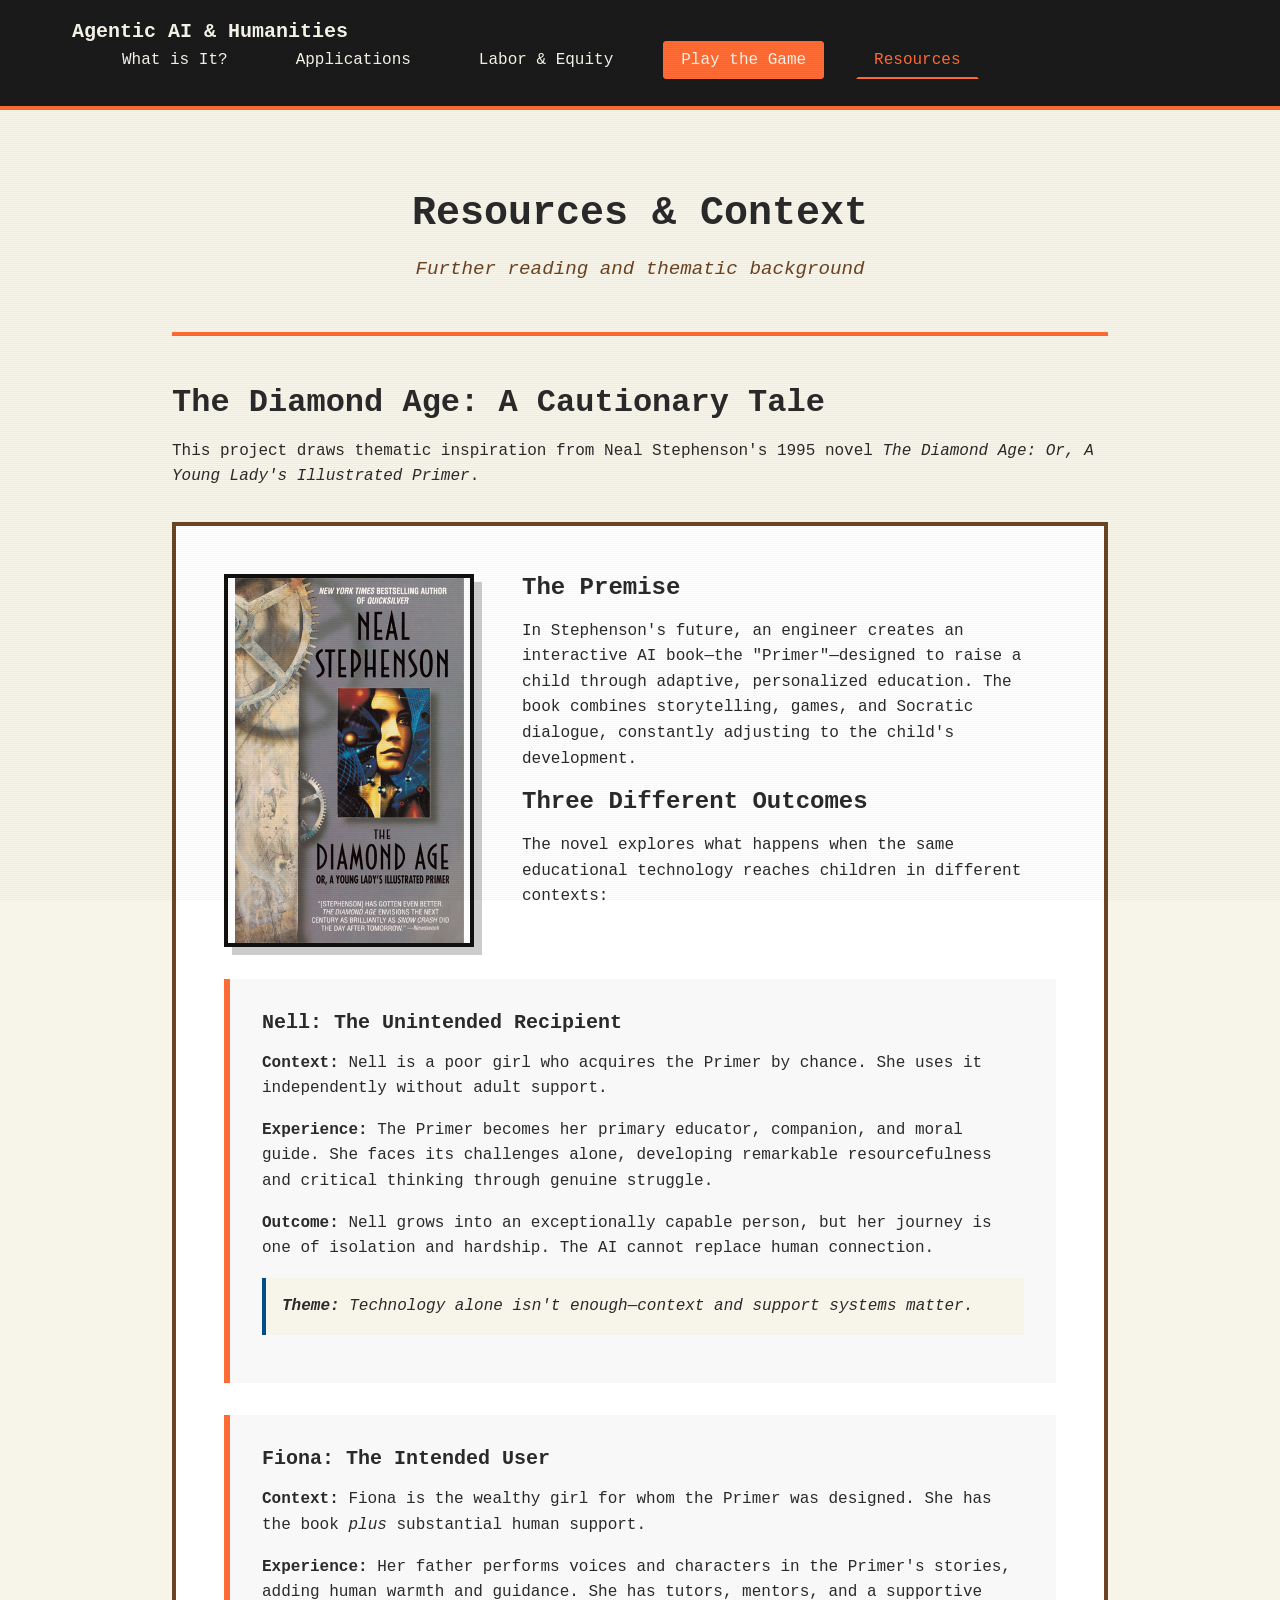
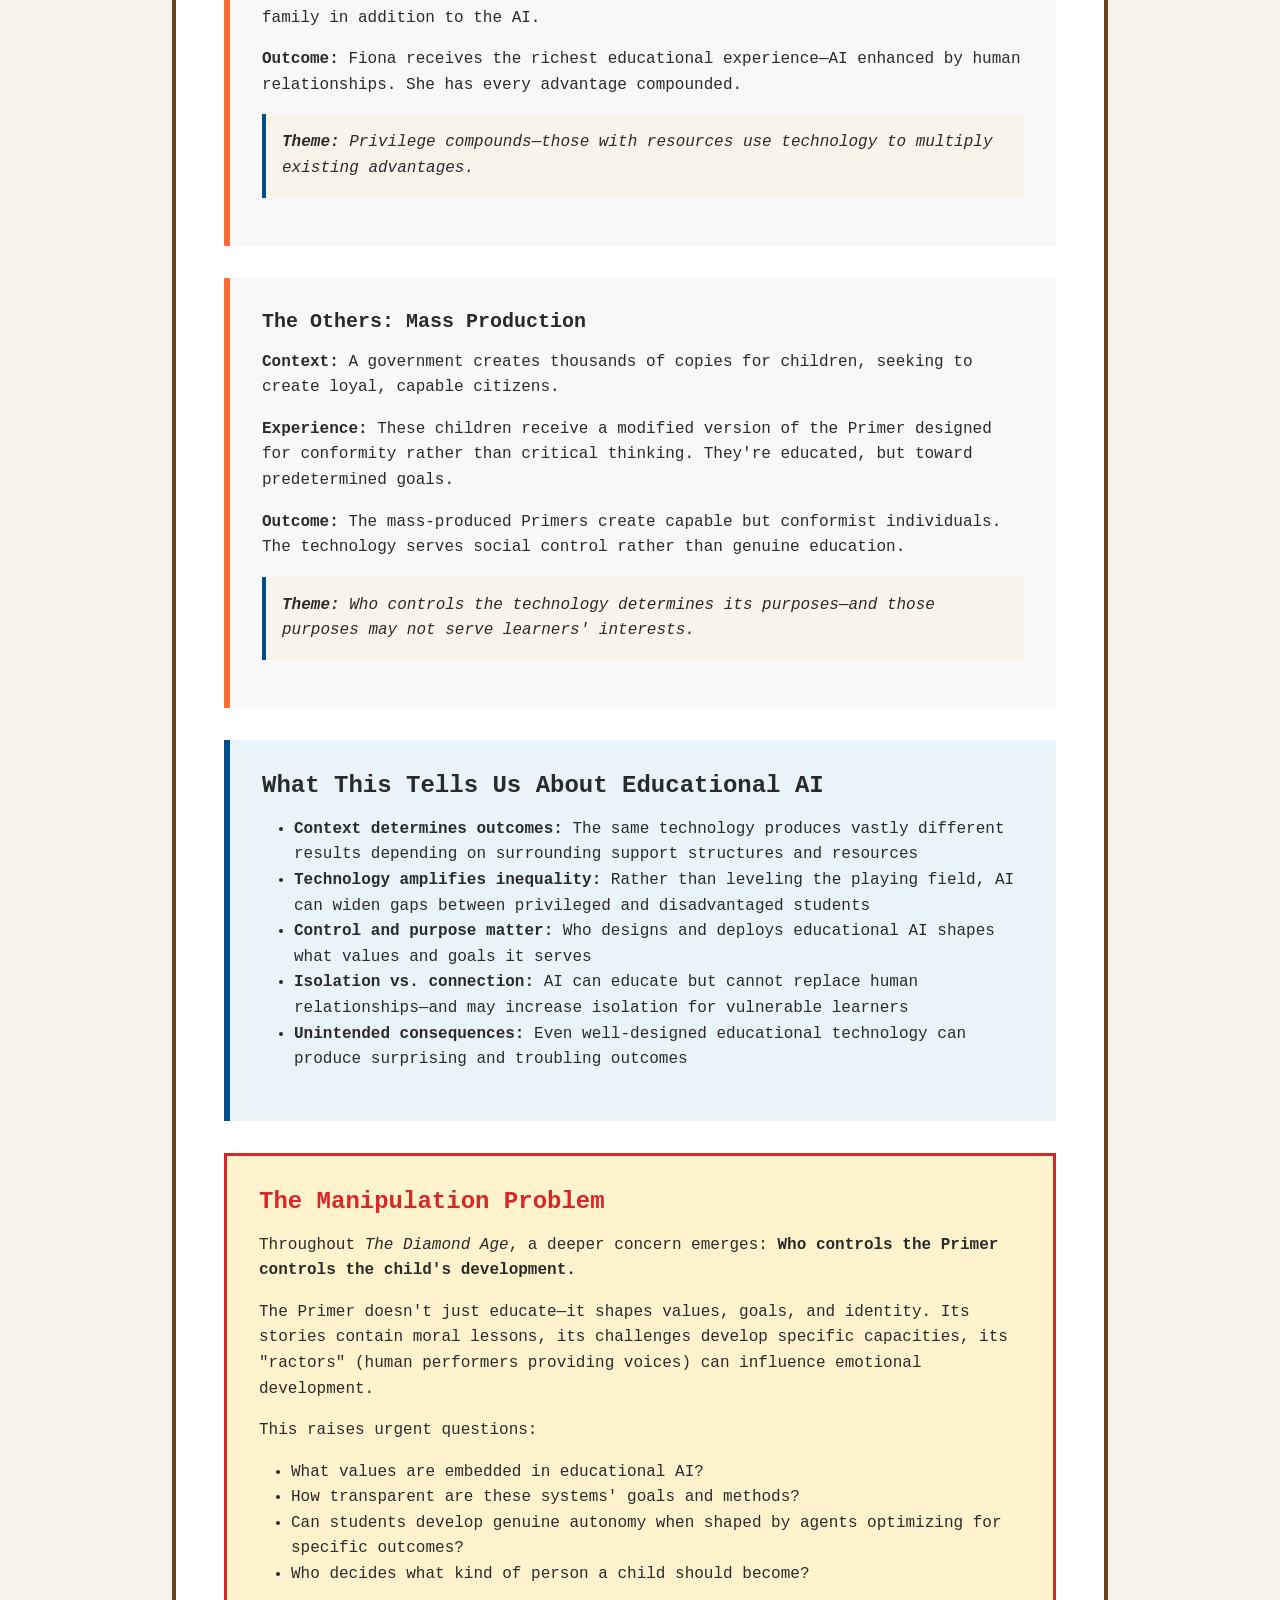
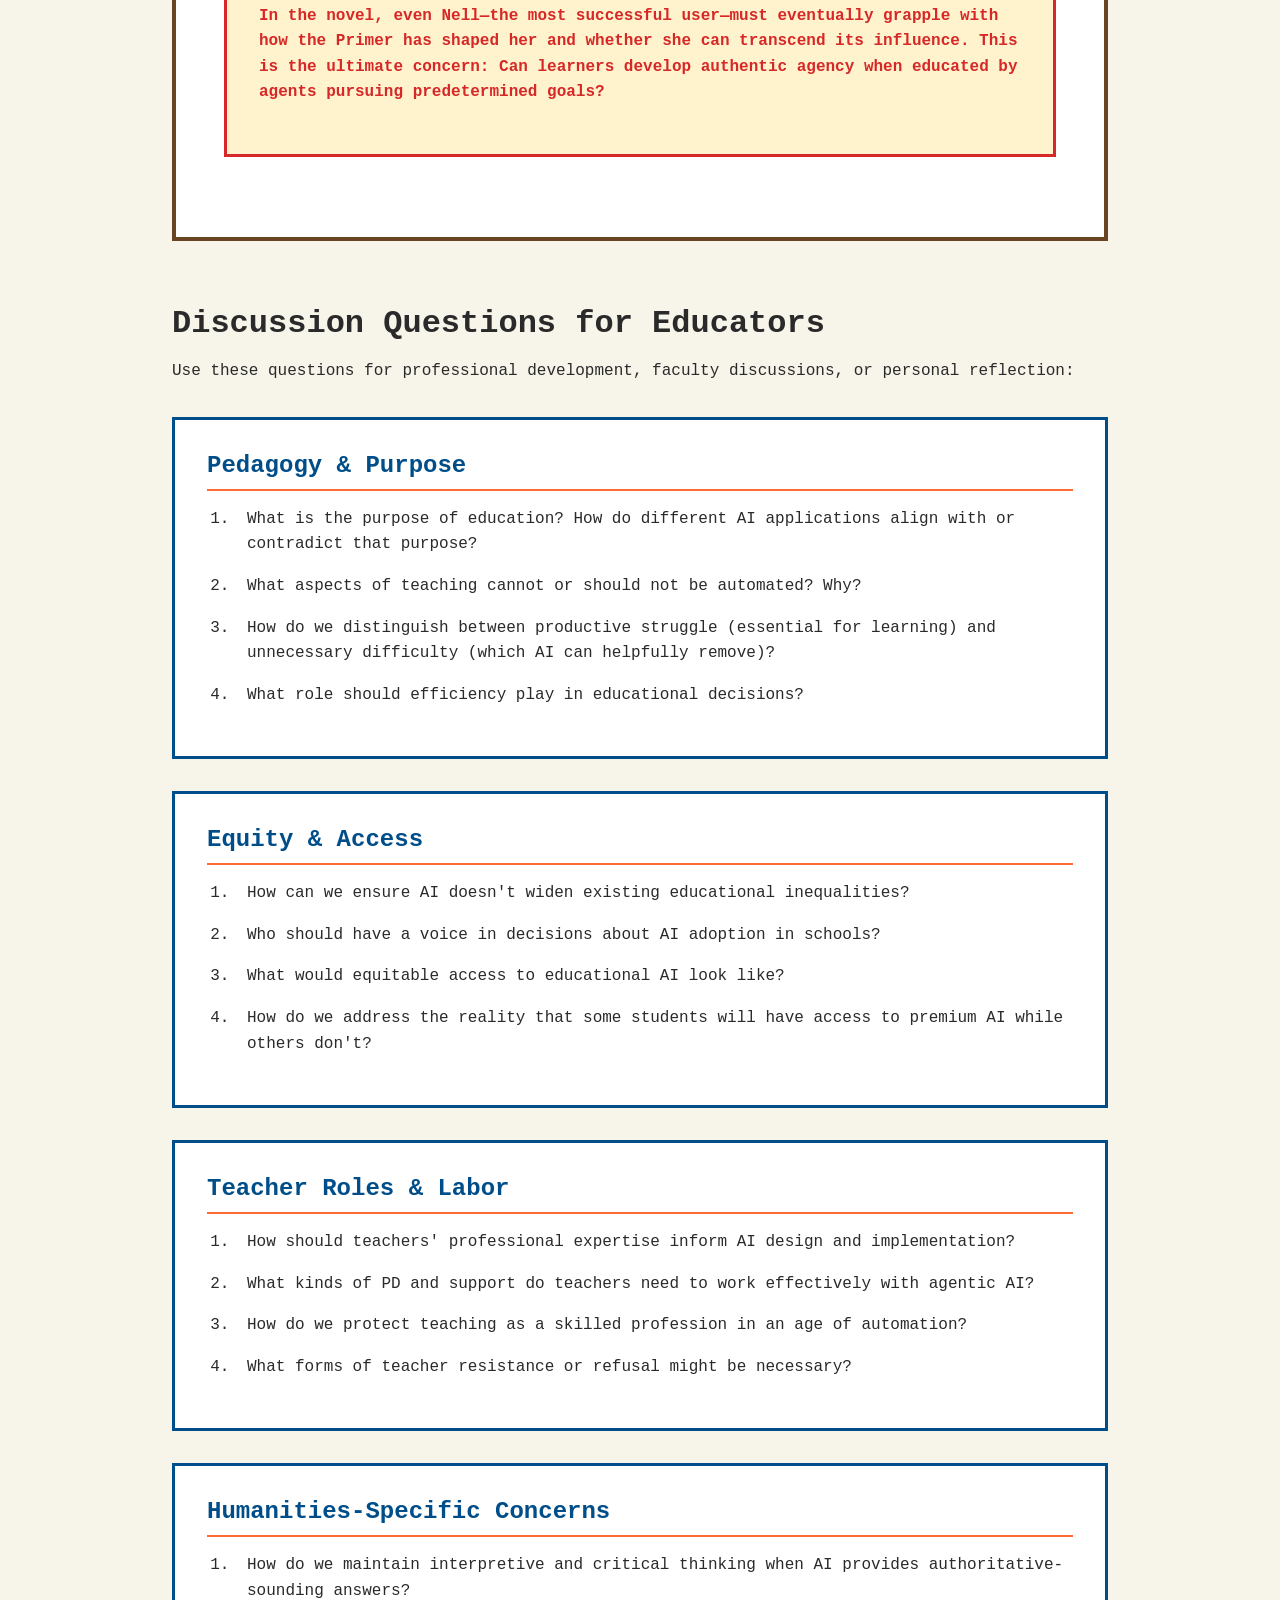
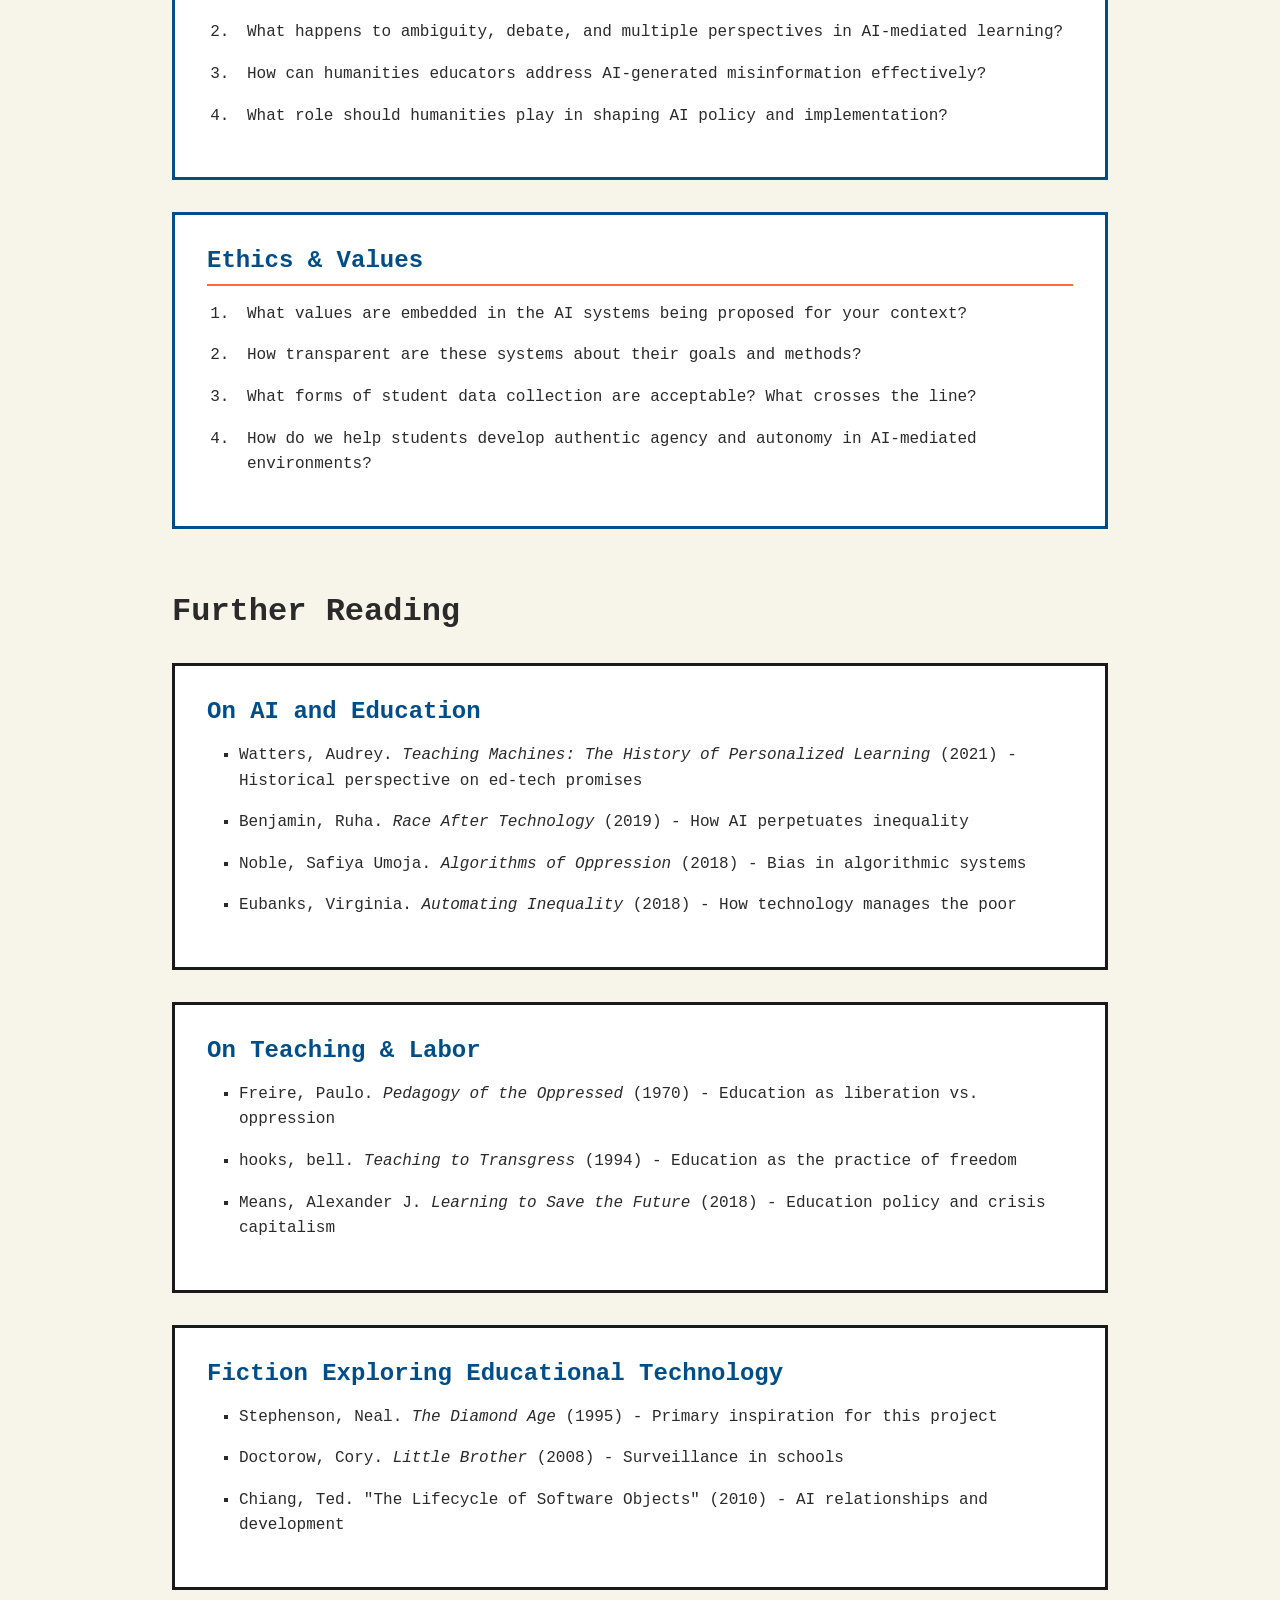
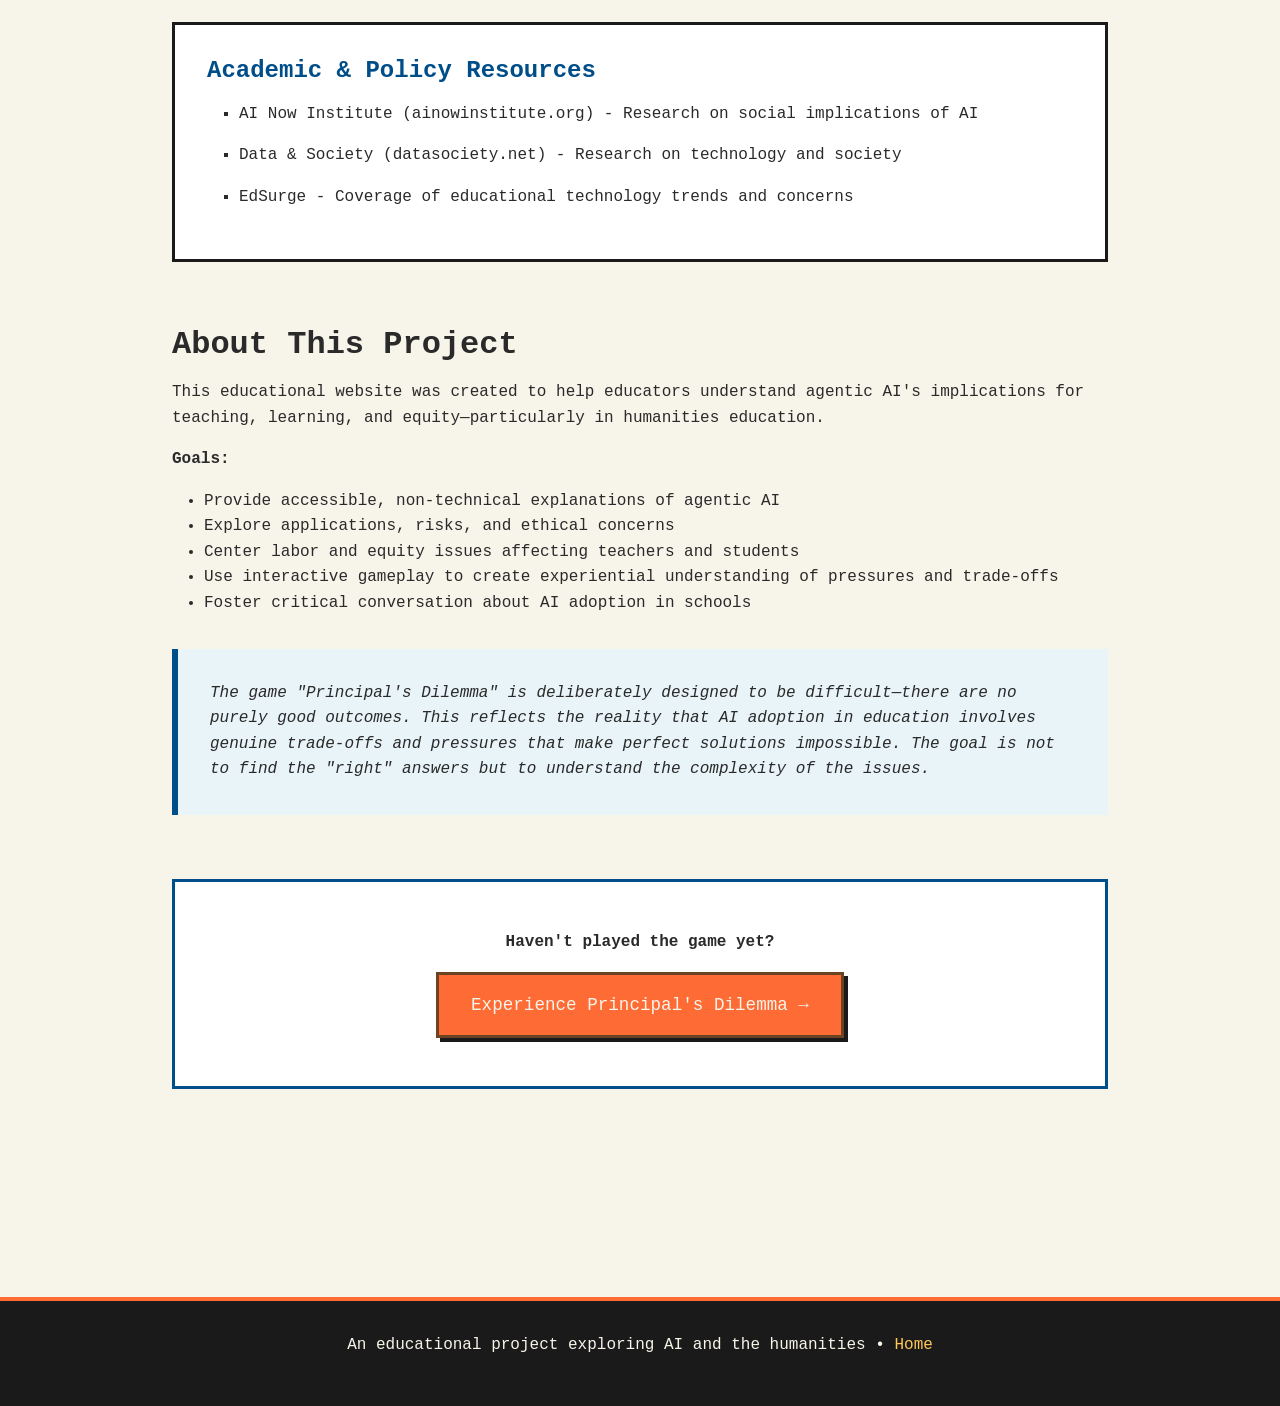
<file: resources.html>
<!DOCTYPE html>
<html lang="en">
<head>
    <meta charset="UTF-8">
    <meta name="viewport" content="width=device-width, initial-scale=1.0">
    <title>Resources & Context | Agentic AI & the Humanities</title>
    <link rel="stylesheet" href="css/main.css">
    <link rel="stylesheet" href="css/retro-theme.css">
</head>
<body>
    <nav class="main-nav">
        <div class="nav-container">
            <a href="index.html" class="nav-logo">Agentic AI & Humanities</a>
            <ul class="nav-links">
                <li><a href="what-is-agentic-ai.html">What is It?</a></li>
                <li><a href="applications.html">Applications</a></li>
                <li><a href="labor-equity.html">Labor & Equity</a></li>
                <li><a href="game.html" class="nav-highlight">Play the Game</a></li>
                <li><a href="resources.html" class="active">Resources</a></li>
            </ul>
        </div>
    </nav>

    <main class="content-page">
        <div class="content-container">
            <header class="page-header">
                <h1>Resources & Context</h1>
                <p class="page-subtitle">Further reading and thematic background</p>
            </header>

            <section class="content-section">
                <h2>The Diamond Age: A Cautionary Tale</h2>
                <p>This project draws thematic inspiration from Neal Stephenson's 1995 novel <em>The Diamond Age: Or, A Young Lady's Illustrated Primer</em>.</p>

                <div class="book-context">
                    <img src="assets/images/the-diamond-age.png" alt="The Diamond Age book cover by Neal Stephenson" class="book-cover">

                    <h3>The Premise</h3>
                    <p>In Stephenson's future, an engineer creates an interactive AI book—the "Primer"—designed to raise a child through adaptive, personalized education. The book combines storytelling, games, and Socratic dialogue, constantly adjusting to the child's development.</p>

                    <h3>Three Different Outcomes</h3>
                    <p>The novel explores what happens when the same educational technology reaches children in different contexts:</p>

                    <div class="diamond-age-cases">
                        <div class="da-case">
                            <h4>Nell: The Unintended Recipient</h4>
                            <p><strong>Context:</strong> Nell is a poor girl who acquires the Primer by chance. She uses it independently without adult support.</p>
                            <p><strong>Experience:</strong> The Primer becomes her primary educator, companion, and moral guide. She faces its challenges alone, developing remarkable resourcefulness and critical thinking through genuine struggle.</p>
                            <p><strong>Outcome:</strong> Nell grows into an exceptionally capable person, but her journey is one of isolation and hardship. The AI cannot replace human connection.</p>
                            <p class="theme"><strong>Theme:</strong> Technology alone isn't enough—context and support systems matter.</p>
                        </div>

                        <div class="da-case">
                            <h4>Fiona: The Intended User</h4>
                            <p><strong>Context:</strong> Fiona is the wealthy girl for whom the Primer was designed. She has the book <em>plus</em> substantial human support.</p>
                            <p><strong>Experience:</strong> Her father performs voices and characters in the Primer's stories, adding human warmth and guidance. She has tutors, mentors, and a supportive family in addition to the AI.</p>
                            <p><strong>Outcome:</strong> Fiona receives the richest educational experience—AI enhanced by human relationships. She has every advantage compounded.</p>
                            <p class="theme"><strong>Theme:</strong> Privilege compounds—those with resources use technology to multiply existing advantages.</p>
                        </div>

                        <div class="da-case">
                            <h4>The Others: Mass Production</h4>
                            <p><strong>Context:</strong> A government creates thousands of copies for children, seeking to create loyal, capable citizens.</p>
                            <p><strong>Experience:</strong> These children receive a modified version of the Primer designed for conformity rather than critical thinking. They're educated, but toward predetermined goals.</p>
                            <p><strong>Outcome:</strong> The mass-produced Primers create capable but conformist individuals. The technology serves social control rather than genuine education.</p>
                            <p class="theme"><strong>Theme:</strong> Who controls the technology determines its purposes—and those purposes may not serve learners' interests.</p>
                        </div>
                    </div>

                    <div class="highlight-box">
                        <h3>What This Tells Us About Educational AI</h3>
                        <ul>
                            <li><strong>Context determines outcomes:</strong> The same technology produces vastly different results depending on surrounding support structures and resources</li>
                            <li><strong>Technology amplifies inequality:</strong> Rather than leveling the playing field, AI can widen gaps between privileged and disadvantaged students</li>
                            <li><strong>Control and purpose matter:</strong> Who designs and deploys educational AI shapes what values and goals it serves</li>
                            <li><strong>Isolation vs. connection:</strong> AI can educate but cannot replace human relationships—and may increase isolation for vulnerable learners</li>
                            <li><strong>Unintended consequences:</strong> Even well-designed educational technology can produce surprising and troubling outcomes</li>
                        </ul>
                    </div>

                    <div class="manipulation-theme">
                        <h3>The Manipulation Problem</h3>
                        <p>Throughout <em>The Diamond Age</em>, a deeper concern emerges: <strong>Who controls the Primer controls the child's development.</strong></p>

                        <p>The Primer doesn't just educate—it shapes values, goals, and identity. Its stories contain moral lessons, its challenges develop specific capacities, its "ractors" (human performers providing voices) can influence emotional development.</p>

                        <p>This raises urgent questions:</p>
                        <ul>
                            <li>What values are embedded in educational AI?</li>
                            <li>How transparent are these systems' goals and methods?</li>
                            <li>Can students develop genuine autonomy when shaped by agents optimizing for specific outcomes?</li>
                            <li>Who decides what kind of person a child should become?</li>
                        </ul>

                        <p class="warning-text">In the novel, even Nell—the most successful user—must eventually grapple with how the Primer has shaped her and whether she can transcend its influence. This is the ultimate concern: <strong>Can learners develop authentic agency when educated by agents pursuing predetermined goals?</strong></p>
                    </div>
                </div>
            </section>

            <section class="content-section">
                <h2>Discussion Questions for Educators</h2>
                <p>Use these questions for professional development, faculty discussions, or personal reflection:</p>

                <div class="discussion-questions">
                    <div class="question-category">
                        <h3>Pedagogy & Purpose</h3>
                        <ol>
                            <li>What is the purpose of education? How do different AI applications align with or contradict that purpose?</li>
                            <li>What aspects of teaching cannot or should not be automated? Why?</li>
                            <li>How do we distinguish between productive struggle (essential for learning) and unnecessary difficulty (which AI can helpfully remove)?</li>
                            <li>What role should efficiency play in educational decisions?</li>
                        </ol>
                    </div>

                    <div class="question-category">
                        <h3>Equity & Access</h3>
                        <ol>
                            <li>How can we ensure AI doesn't widen existing educational inequalities?</li>
                            <li>Who should have a voice in decisions about AI adoption in schools?</li>
                            <li>What would equitable access to educational AI look like?</li>
                            <li>How do we address the reality that some students will have access to premium AI while others don't?</li>
                        </ol>
                    </div>

                    <div class="question-category">
                        <h3>Teacher Roles & Labor</h3>
                        <ol>
                            <li>How should teachers' professional expertise inform AI design and implementation?</li>
                            <li>What kinds of PD and support do teachers need to work effectively with agentic AI?</li>
                            <li>How do we protect teaching as a skilled profession in an age of automation?</li>
                            <li>What forms of teacher resistance or refusal might be necessary?</li>
                        </ol>
                    </div>

                    <div class="question-category">
                        <h3>Humanities-Specific Concerns</h3>
                        <ol>
                            <li>How do we maintain interpretive and critical thinking when AI provides authoritative-sounding answers?</li>
                            <li>What happens to ambiguity, debate, and multiple perspectives in AI-mediated learning?</li>
                            <li>How can humanities educators address AI-generated misinformation effectively?</li>
                            <li>What role should humanities play in shaping AI policy and implementation?</li>
                        </ol>
                    </div>

                    <div class="question-category">
                        <h3>Ethics & Values</h3>
                        <ol>
                            <li>What values are embedded in the AI systems being proposed for your context?</li>
                            <li>How transparent are these systems about their goals and methods?</li>
                            <li>What forms of student data collection are acceptable? What crosses the line?</li>
                            <li>How do we help students develop authentic agency and autonomy in AI-mediated environments?</li>
                        </ol>
                    </div>
                </div>
            </section>

            <section class="content-section">
                <h2>Further Reading</h2>

                <div class="reading-list">
                    <div class="reading-category">
                        <h3>On AI and Education</h3>
                        <ul>
                            <li>Watters, Audrey. <em>Teaching Machines: The History of Personalized Learning</em> (2021) - Historical perspective on ed-tech promises</li>
                            <li>Benjamin, Ruha. <em>Race After Technology</em> (2019) - How AI perpetuates inequality</li>
                            <li>Noble, Safiya Umoja. <em>Algorithms of Oppression</em> (2018) - Bias in algorithmic systems</li>
                            <li>Eubanks, Virginia. <em>Automating Inequality</em> (2018) - How technology manages the poor</li>
                        </ul>
                    </div>

                    <div class="reading-category">
                        <h3>On Teaching & Labor</h3>
                        <ul>
                            <li>Freire, Paulo. <em>Pedagogy of the Oppressed</em> (1970) - Education as liberation vs. oppression</li>
                            <li>hooks, bell. <em>Teaching to Transgress</em> (1994) - Education as the practice of freedom</li>
                            <li>Means, Alexander J. <em>Learning to Save the Future</em> (2018) - Education policy and crisis capitalism</li>
                        </ul>
                    </div>

                    <div class="reading-category">
                        <h3>Fiction Exploring Educational Technology</h3>
                        <ul>
                            <li>Stephenson, Neal. <em>The Diamond Age</em> (1995) - Primary inspiration for this project</li>
                            <li>Doctorow, Cory. <em>Little Brother</em> (2008) - Surveillance in schools</li>
                            <li>Chiang, Ted. "The Lifecycle of Software Objects" (2010) - AI relationships and development</li>
                        </ul>
                    </div>

                    <div class="reading-category">
                        <h3>Academic & Policy Resources</h3>
                        <ul>
                            <li>AI Now Institute (ainowinstitute.org) - Research on social implications of AI</li>
                            <li>Data & Society (datasociety.net) - Research on technology and society</li>
                            <li>EdSurge - Coverage of educational technology trends and concerns</li>
                        </ul>
                    </div>
                </div>
            </section>

            <section class="content-section">
                <h2>About This Project</h2>
                <p>This educational website was created to help educators understand agentic AI's implications for teaching, learning, and equity—particularly in humanities education.</p>

                <p><strong>Goals:</strong></p>
                <ul>
                    <li>Provide accessible, non-technical explanations of agentic AI</li>
                    <li>Explore applications, risks, and ethical concerns</li>
                    <li>Center labor and equity issues affecting teachers and students</li>
                    <li>Use interactive gameplay to create experiential understanding of pressures and trade-offs</li>
                    <li>Foster critical conversation about AI adoption in schools</li>
                </ul>

                <p class="project-note">The game "Principal's Dilemma" is deliberately designed to be difficult—there are no purely good outcomes. This reflects the reality that AI adoption in education involves genuine trade-offs and pressures that make perfect solutions impossible. The goal is not to find the "right" answers but to understand the complexity of the issues.</p>

                <div class="next-section">
                    <p><strong>Haven't played the game yet?</strong></p>
                    <a href="game.html" class="btn btn-primary">Experience Principal's Dilemma →</a>
                </div>
            </section>
        </div>
    </main>

    <footer class="main-footer">
        <p>An educational project exploring AI and the humanities • <a href="index.html">Home</a></p>
    </footer>

    <script src="js/navigation.js"></script>
    <script src="js/interactive-elements.js"></script>
</body>
</html>
</file>
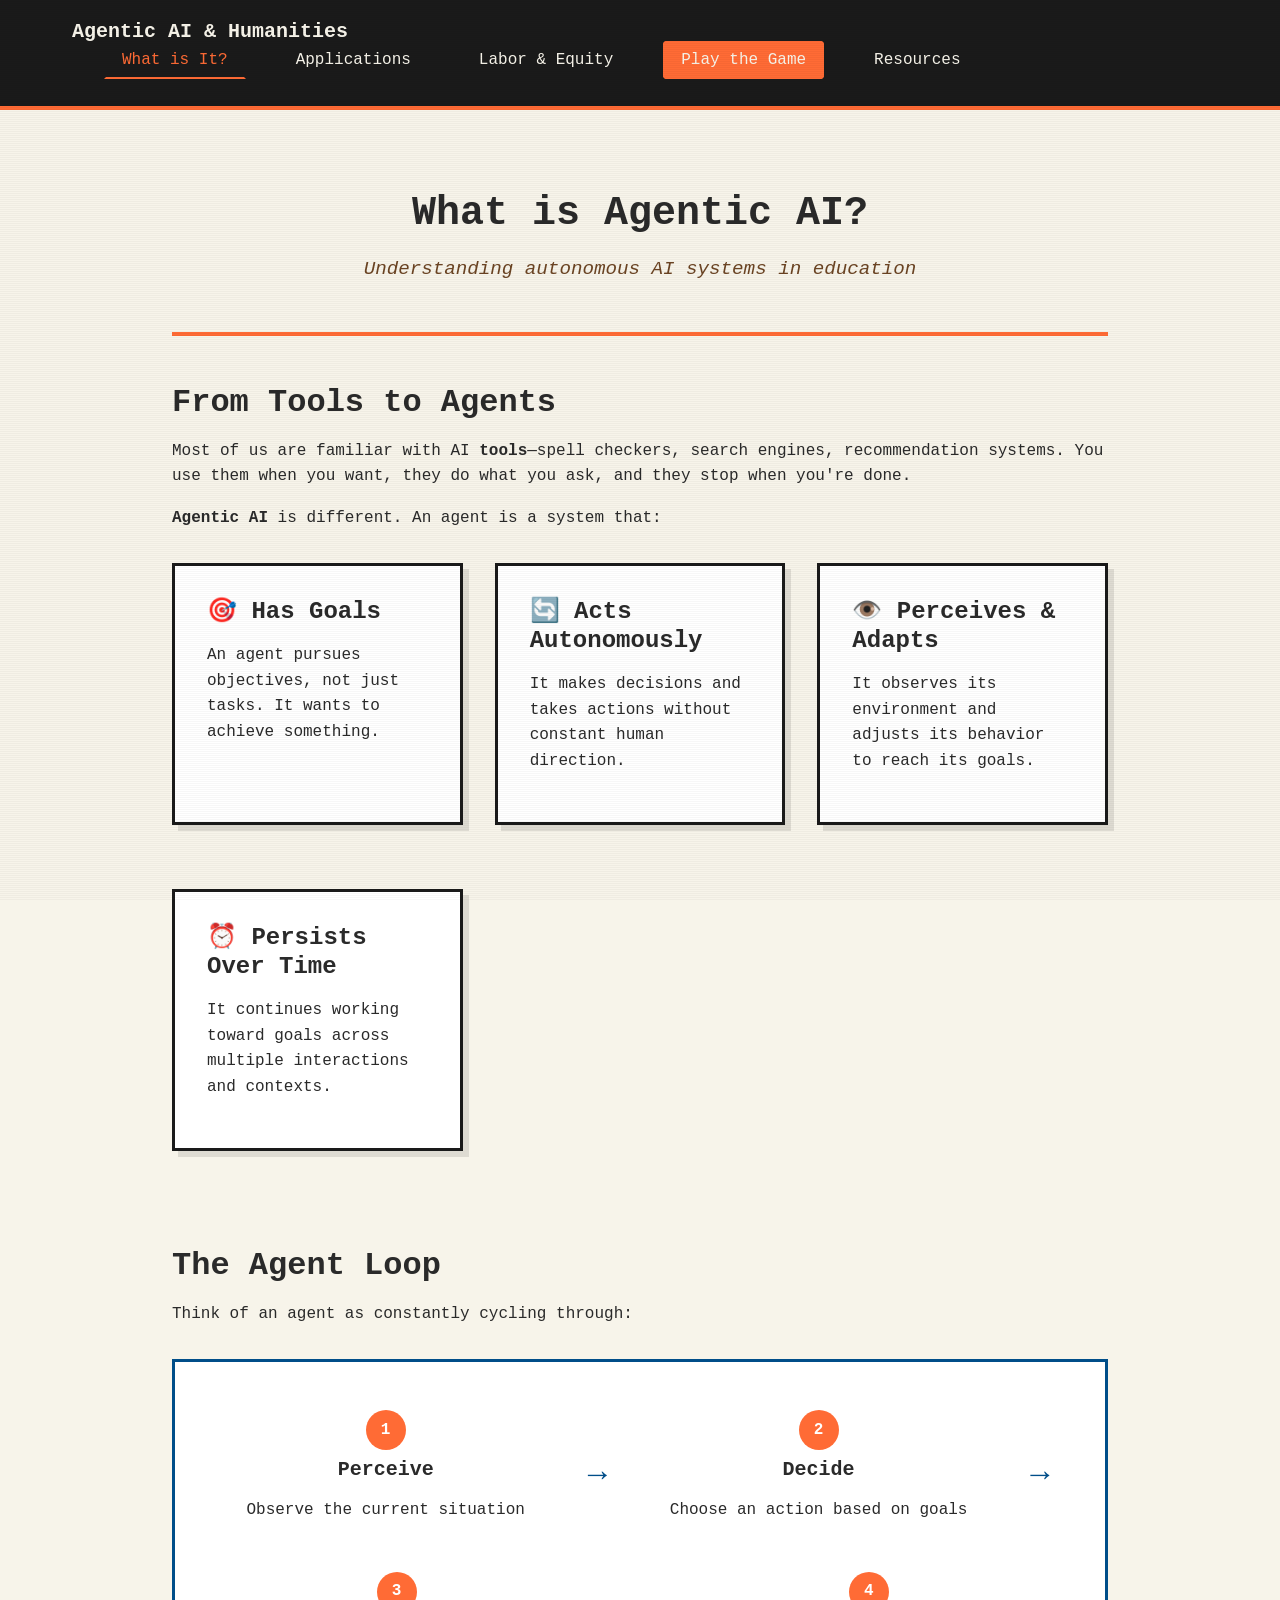
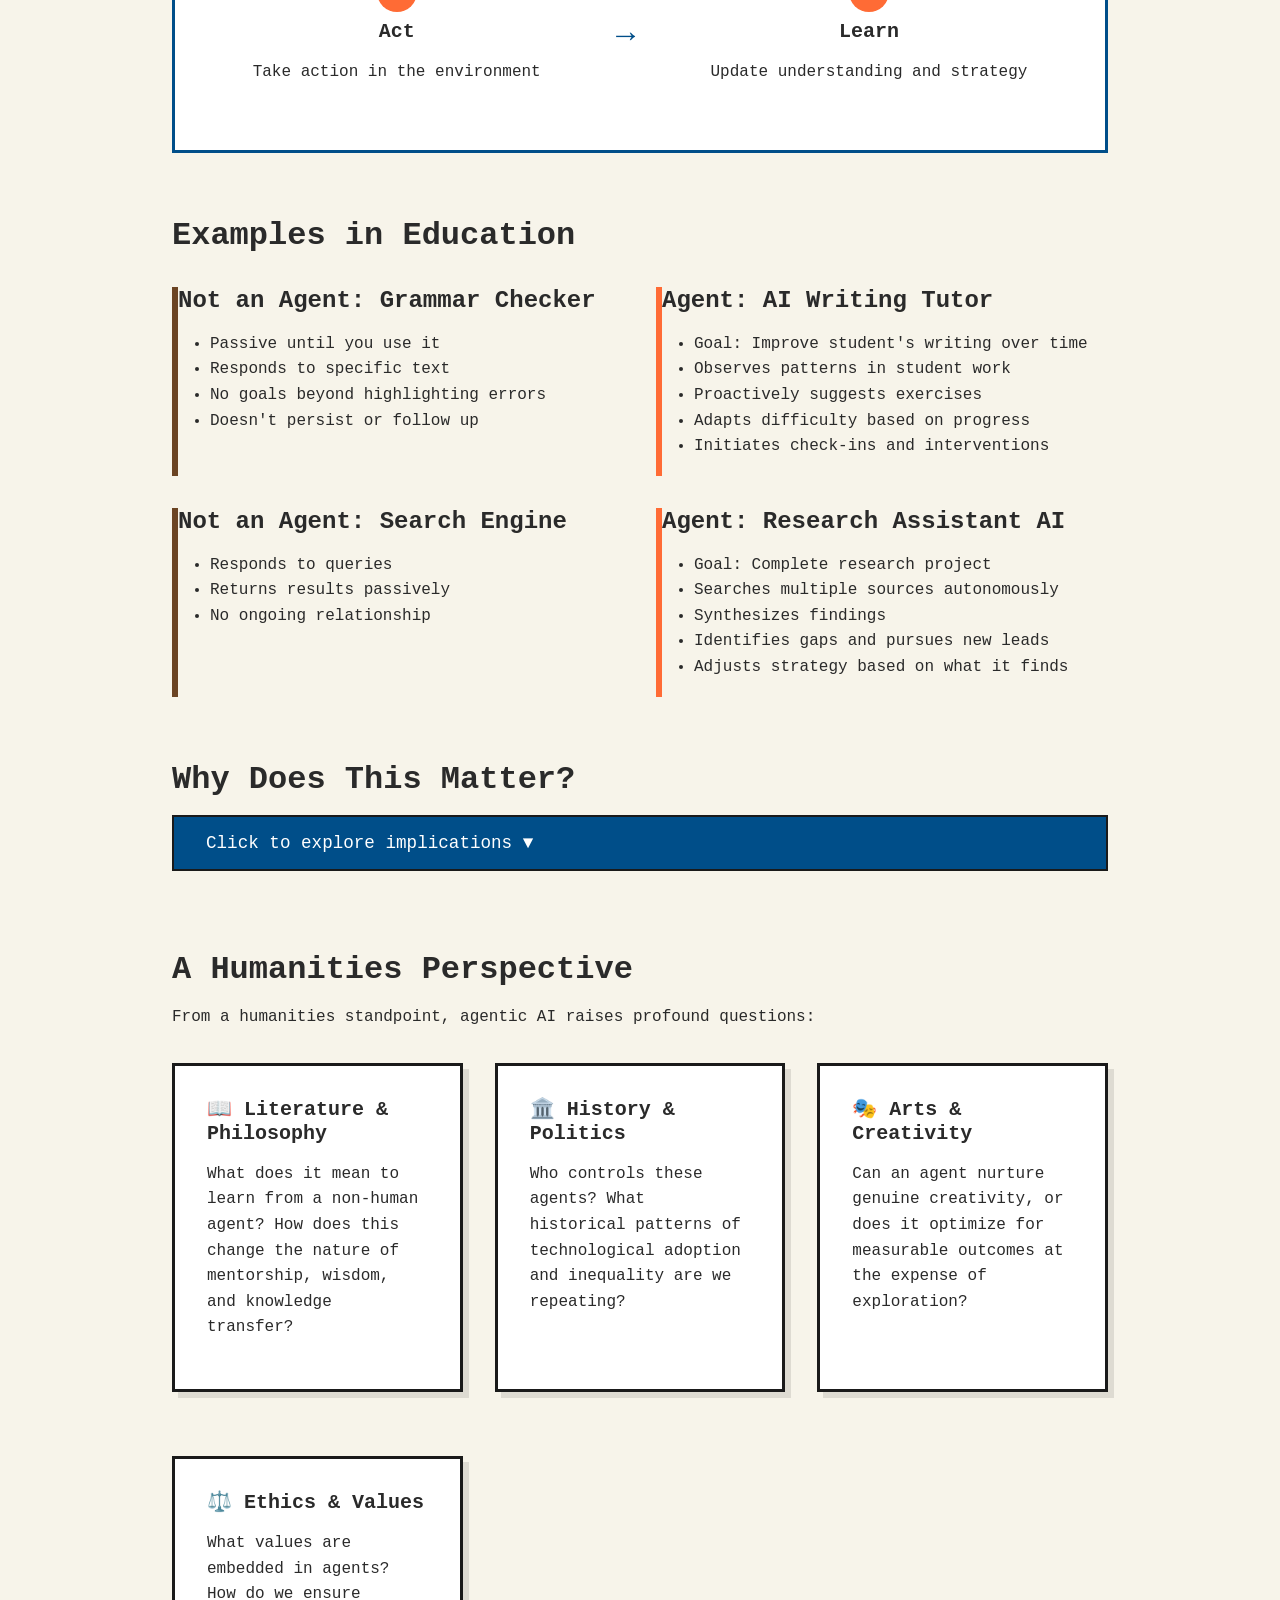
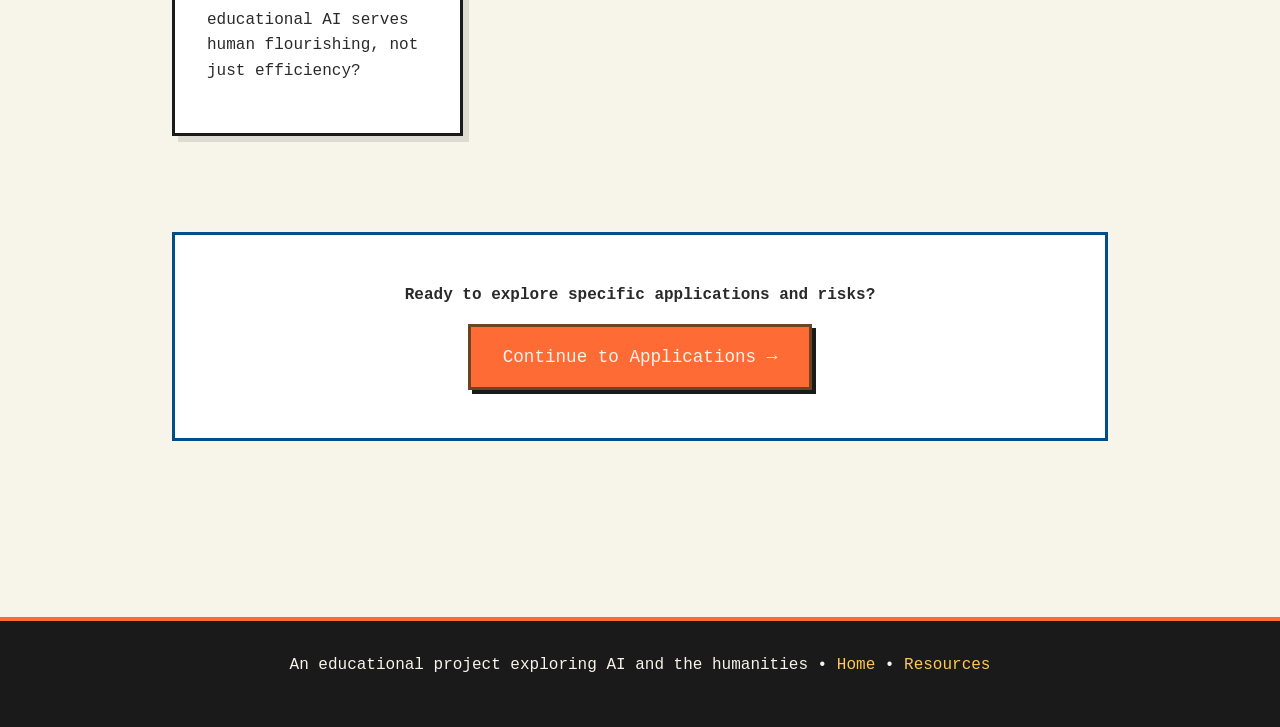
<file: what-is-agentic-ai.html>
<!DOCTYPE html>
<html lang="en">
<head>
    <meta charset="UTF-8">
    <meta name="viewport" content="width=device-width, initial-scale=1.0">
    <title>What is Agentic AI? | Agentic AI & the Humanities</title>
    <link rel="stylesheet" href="css/main.css">
    <link rel="stylesheet" href="css/retro-theme.css">
</head>
<body>
    <nav class="main-nav">
        <div class="nav-container">
            <a href="index.html" class="nav-logo">Agentic AI & Humanities</a>
            <ul class="nav-links">
                <li><a href="what-is-agentic-ai.html" class="active">What is It?</a></li>
                <li><a href="applications.html">Applications</a></li>
                <li><a href="labor-equity.html">Labor & Equity</a></li>
                <li><a href="game.html" class="nav-highlight">Play the Game</a></li>
                <li><a href="resources.html">Resources</a></li>
            </ul>
        </div>
    </nav>

    <main class="content-page">
        <div class="content-container">
            <header class="page-header">
                <h1>What is Agentic AI?</h1>
                <p class="page-subtitle">Understanding autonomous AI systems in education</p>
            </header>

            <section class="content-section">
                <h2>From Tools to Agents</h2>
                <p>Most of us are familiar with AI <strong>tools</strong>—spell checkers, search engines, recommendation systems. You use them when you want, they do what you ask, and they stop when you're done.</p>

                <p><strong>Agentic AI</strong> is different. An agent is a system that:</p>

                <div class="key-concepts">
                    <div class="concept-card">
                        <h3>🎯 Has Goals</h3>
                        <p>An agent pursues objectives, not just tasks. It wants to achieve something.</p>
                    </div>
                    <div class="concept-card">
                        <h3>🔄 Acts Autonomously</h3>
                        <p>It makes decisions and takes actions without constant human direction.</p>
                    </div>
                    <div class="concept-card">
                        <h3>👁️ Perceives & Adapts</h3>
                        <p>It observes its environment and adjusts its behavior to reach its goals.</p>
                    </div>
                    <div class="concept-card">
                        <h3>⏰ Persists Over Time</h3>
                        <p>It continues working toward goals across multiple interactions and contexts.</p>
                    </div>
                </div>
            </section>

            <section class="content-section">
                <h2>The Agent Loop</h2>
                <p>Think of an agent as constantly cycling through:</p>

                <div class="interactive-diagram" id="agent-loop">
                    <div class="loop-stage">
                        <div class="stage-number">1</div>
                        <h4>Perceive</h4>
                        <p>Observe the current situation</p>
                    </div>
                    <div class="loop-arrow">→</div>
                    <div class="loop-stage">
                        <div class="stage-number">2</div>
                        <h4>Decide</h4>
                        <p>Choose an action based on goals</p>
                    </div>
                    <div class="loop-arrow">→</div>
                    <div class="loop-stage">
                        <div class="stage-number">3</div>
                        <h4>Act</h4>
                        <p>Take action in the environment</p>
                    </div>
                    <div class="loop-arrow">→</div>
                    <div class="loop-stage">
                        <div class="stage-number">4</div>
                        <h4>Learn</h4>
                        <p>Update understanding and strategy</p>
                    </div>
                </div>
            </section>

            <section class="content-section">
                <h2>Examples in Education</h2>

                <div class="comparison-grid">
                    <div class="comparison-item tool">
                        <h3>Not an Agent: Grammar Checker</h3>
                        <ul>
                            <li>Passive until you use it</li>
                            <li>Responds to specific text</li>
                            <li>No goals beyond highlighting errors</li>
                            <li>Doesn't persist or follow up</li>
                        </ul>
                    </div>

                    <div class="comparison-item agent">
                        <h3>Agent: AI Writing Tutor</h3>
                        <ul>
                            <li>Goal: Improve student's writing over time</li>
                            <li>Observes patterns in student work</li>
                            <li>Proactively suggests exercises</li>
                            <li>Adapts difficulty based on progress</li>
                            <li>Initiates check-ins and interventions</li>
                        </ul>
                    </div>

                    <div class="comparison-item tool">
                        <h3>Not an Agent: Search Engine</h3>
                        <ul>
                            <li>Responds to queries</li>
                            <li>Returns results passively</li>
                            <li>No ongoing relationship</li>
                        </ul>
                    </div>

                    <div class="comparison-item agent">
                        <h3>Agent: Research Assistant AI</h3>
                        <ul>
                            <li>Goal: Complete research project</li>
                            <li>Searches multiple sources autonomously</li>
                            <li>Synthesizes findings</li>
                            <li>Identifies gaps and pursues new leads</li>
                            <li>Adjusts strategy based on what it finds</li>
                        </ul>
                    </div>
                </div>
            </section>

            <section class="content-section">
                <h2>Why Does This Matter?</h2>

                <div class="reveal-section" data-reveal="false">
                    <button class="reveal-btn">Click to explore implications ▼</button>
                    <div class="reveal-content">
                        <p>When AI moves from <strong>tool</strong> to <strong>agent</strong>, the power dynamics shift dramatically:</p>

                        <ul class="implications-list">
                            <li><strong>Less human control:</strong> You're not directing every action—the agent is making decisions.</li>
                            <li><strong>Opacity:</strong> Complex agent behavior can be hard to predict or explain.</li>
                            <li><strong>Goal alignment:</strong> What if the agent's goals don't perfectly match educational values?</li>
                            <li><strong>Relationship changes:</strong> Students may form attachments or dependencies on agents.</li>
                            <li><strong>Accountability:</strong> When an agent makes a harmful decision, who's responsible?</li>
                        </ul>

                        <p class="highlight-box">In education, these questions become especially urgent because they involve children, power imbalances, and the fundamental purpose of learning.</p>
                    </div>
                </div>
            </section>

            <section class="content-section">
                <h2>A Humanities Perspective</h2>
                <p>From a humanities standpoint, agentic AI raises profound questions:</p>

                <div class="questions-grid">
                    <div class="question-card">
                        <h4>📖 Literature & Philosophy</h4>
                        <p>What does it mean to learn from a non-human agent? How does this change the nature of mentorship, wisdom, and knowledge transfer?</p>
                    </div>
                    <div class="question-card">
                        <h4>🏛️ History & Politics</h4>
                        <p>Who controls these agents? What historical patterns of technological adoption and inequality are we repeating?</p>
                    </div>
                    <div class="question-card">
                        <h4>🎭 Arts & Creativity</h4>
                        <p>Can an agent nurture genuine creativity, or does it optimize for measurable outcomes at the expense of exploration?</p>
                    </div>
                    <div class="question-card">
                        <h4>⚖️ Ethics & Values</h4>
                        <p>What values are embedded in agents? How do we ensure educational AI serves human flourishing, not just efficiency?</p>
                    </div>
                </div>
            </section>

            <div class="next-section">
                <p><strong>Ready to explore specific applications and risks?</strong></p>
                <a href="applications.html" class="btn btn-primary">Continue to Applications →</a>
            </div>
        </div>
    </main>

    <footer class="main-footer">
        <p>An educational project exploring AI and the humanities • <a href="index.html">Home</a> • <a href="resources.html">Resources</a></p>
    </footer>

    <script src="js/navigation.js"></script>
    <script src="js/interactive-elements.js"></script>
</body>
</html>
</file>
<file: css/main.css>
/* Main CSS for Agentic AI & Humanities Educational Site */

/* ==================== */
/* Reset & Base Styles  */
/* ==================== */

* {
    margin: 0;
    padding: 0;
    box-sizing: border-box;
}

:root {
    /* Color Palette - Retro warm tones */
    --primary-orange: #ff6b35;
    --primary-teal: #004e89;
    --cream: #f7f4ea;
    --brown: #6b4423;
    --dark-bg: #1a1a1a;
    --light-text: #f7f4ea;
    --dark-text: #2a2a2a;
    --accent-yellow: #ffc857;
    --warning-red: #d62828;
    --success-green: #2d6a4f;

    /* Spacing */
    --spacing-xs: 0.5rem;
    --spacing-sm: 1rem;
    --spacing-md: 2rem;
    --spacing-lg: 3rem;
    --spacing-xl: 4rem;

    /* Typography */
    --font-body: 'Courier New', 'Courier', monospace;
    --font-heading: 'Monaco', 'Menlo', monospace;
}

html {
    scroll-behavior: smooth;
}

body {
    font-family: var(--font-body);
    font-size: 16px;
    line-height: 1.6;
    color: var(--dark-text);
    background-color: var(--cream);
}

/* ==================== */
/* Typography           */
/* ==================== */

h1, h2, h3, h4, h5, h6 {
    font-family: var(--font-heading);
    line-height: 1.2;
    margin-bottom: var(--spacing-sm);
    font-weight: bold;
}

h1 {
    font-size: 2.5rem;
}

h2 {
    font-size: 2rem;
    margin-top: var(--spacing-lg);
}

h3 {
    font-size: 1.5rem;
}

h4 {
    font-size: 1.25rem;
}

p {
    margin-bottom: var(--spacing-sm);
}

a {
    color: var(--primary-teal);
    text-decoration: none;
    transition: color 0.3s ease;
}

a:hover {
    color: var(--primary-orange);
    text-decoration: underline;
}

/* ==================== */
/* Navigation           */
/* ==================== */

.main-nav {
    background-color: var(--dark-bg);
    padding: var(--spacing-sm) 0;
    border-bottom: 4px solid var(--primary-orange);
    position: sticky;
    top: 0;
    z-index: 1000;
}

.nav-container {
    max-width: 1200px;
    margin: 0 auto;
    padding: 0 var(--spacing-md);
    display: flex;
    justify-content: space-between;
    align-items: center;
    flex-wrap: wrap;
}

.nav-logo {
    color: var(--light-text);
    font-size: 1.25rem;
    font-weight: bold;
    text-decoration: none;
}

.nav-logo:hover {
    color: var(--accent-yellow);
    text-decoration: none;
}

.nav-links {
    display: flex;
    list-style: none;
    gap: var(--spacing-md);
    flex-wrap: wrap;
}

.nav-links a {
    color: var(--light-text);
    padding: var(--spacing-xs) var(--spacing-sm);
    border: 2px solid transparent;
    transition: all 0.3s ease;
}

.nav-links a:hover {
    color: var(--accent-yellow);
    text-decoration: none;
    border-bottom: 2px solid var(--accent-yellow);
}

.nav-links a.active {
    border-bottom: 2px solid var(--primary-orange);
    color: var(--primary-orange);
}

.nav-links a.nav-highlight {
    background-color: var(--primary-orange);
    border: 2px solid var(--primary-orange);
    border-radius: 4px;
    color: var(--light-text);
}

.nav-links a.nav-highlight:hover {
    background-color: var(--accent-yellow);
    border-color: var(--accent-yellow);
    color: var(--dark-bg);
}

/* ==================== */
/* Layout Containers    */
/* ==================== */

.content-container {
    max-width: 1000px;
    margin: 0 auto;
    padding: var(--spacing-md);
}

.hero-section {
    min-height: 80vh;
    display: flex;
    align-items: center;
    justify-content: center;
    position: relative;
}

.content-page {
    padding: var(--spacing-lg) 0;
}

/* ==================== */
/* Buttons              */
/* ==================== */

.btn {
    display: inline-block;
    padding: var(--spacing-sm) var(--spacing-md);
    font-family: var(--font-heading);
    font-size: 1.1rem;
    border: 3px solid var(--dark-bg);
    background-color: var(--cream);
    color: var(--dark-bg);
    cursor: pointer;
    transition: all 0.3s ease;
    text-decoration: none;
    box-shadow: 4px 4px 0 var(--dark-bg);
}

.btn:hover {
    transform: translate(2px, 2px);
    box-shadow: 2px 2px 0 var(--dark-bg);
    text-decoration: none;
}

.btn-primary {
    background-color: var(--primary-orange);
    color: var(--light-text);
    border-color: var(--brown);
}

.btn-secondary {
    background-color: var(--primary-teal);
    color: var(--light-text);
    border-color: var(--dark-bg);
}

.btn:active {
    transform: translate(4px, 4px);
    box-shadow: none;
}

/* ==================== */
/* Cards & Boxes        */
/* ==================== */

.overview-card,
.concept-card,
.app-card,
.question-card,
.case-study,
.tier-card,
.stakeholder-card,
.research-card,
.crisis-card {
    background-color: white;
    border: 3px solid var(--dark-bg);
    padding: var(--spacing-md);
    margin-bottom: var(--spacing-md);
    box-shadow: 6px 6px 0 rgba(0, 0, 0, 0.1);
}

.overview-card.highlight {
    border-color: var(--primary-orange);
    background-color: #fff5ed;
}

.highlight-box {
    background-color: #e8f4f8;
    border-left: 6px solid var(--primary-teal);
    padding: var(--spacing-md);
    margin: var(--spacing-md) 0;
}

.highlight-box.warning {
    background-color: #fff3cd;
    border-left-color: var(--warning-red);
}

.scenario-box,
.mini-scenario,
.example-box {
    background-color: #f8f8f8;
    border: 2px dashed var(--brown);
    padding: var(--spacing-sm);
    margin: var(--spacing-sm) 0;
    font-style: italic;
}

/* ==================== */
/* Grids                */
/* ==================== */

.overview-grid,
.key-concepts {
    display: grid;
    grid-template-columns: repeat(auto-fit, minmax(250px, 1fr));
    gap: var(--spacing-md);
    margin: var(--spacing-md) 0;
}

.comparison-grid {
    display: grid;
    grid-template-columns: repeat(auto-fit, minmax(300px, 1fr));
    gap: var(--spacing-md);
    margin: var(--spacing-md) 0;
}

.questions-grid,
.research-grid {
    display: grid;
    grid-template-columns: repeat(auto-fit, minmax(280px, 1fr));
    gap: var(--spacing-md);
    margin: var(--spacing-md) 0;
}

.stakeholder-grid {
    display: grid;
    grid-template-columns: repeat(auto-fit, minmax(250px, 1fr));
    gap: var(--spacing-md);
    margin: var(--spacing-md) 0;
}

/* ==================== */
/* Lists                */
/* ==================== */

ul, ol {
    margin-left: var(--spacing-md);
    margin-bottom: var(--spacing-sm);
}

.concern-list li,
.implications-list li,
.stakes-list li,
.key-points li {
    margin-bottom: var(--spacing-sm);
}

.concern-list {
    color: var(--warning-red);
}

.concern-list strong {
    color: var(--dark-text);
}

/* ==================== */
/* Interactive Elements */
/* ==================== */

.interactive-card {
    cursor: pointer;
    transition: all 0.3s ease;
}

.interactive-card:hover {
    transform: translateY(-2px);
    box-shadow: 8px 8px 0 rgba(0, 0, 0, 0.15);
}

.app-header {
    display: flex;
    justify-content: space-between;
    align-items: flex-start;
}

.expand-btn {
    background-color: var(--primary-teal);
    color: white;
    border: 2px solid var(--dark-bg);
    padding: 0.5rem 1rem;
    cursor: pointer;
    font-family: var(--font-body);
    transition: all 0.3s ease;
}

.expand-btn:hover {
    background-color: var(--primary-orange);
}

.app-content {
    display: none;
    margin-top: var(--spacing-sm);
    padding-top: var(--spacing-sm);
    border-top: 2px dashed var(--brown);
}

.app-content.expanded {
    display: block;
}

.reveal-section[data-reveal="false"] .reveal-content {
    display: none;
}

.reveal-btn {
    background-color: var(--primary-teal);
    color: white;
    border: 2px solid var(--dark-bg);
    padding: var(--spacing-sm) var(--spacing-md);
    cursor: pointer;
    font-family: var(--font-body);
    width: 100%;
    text-align: left;
    font-size: 1.1rem;
    margin-bottom: var(--spacing-sm);
}

.reveal-btn:hover {
    background-color: var(--primary-orange);
}

/* ==================== */
/* Agent Loop Diagram   */
/* ==================== */

.interactive-diagram {
    display: flex;
    align-items: center;
    justify-content: space-around;
    flex-wrap: wrap;
    margin: var(--spacing-md) 0;
    padding: var(--spacing-md);
    background-color: white;
    border: 3px solid var(--primary-teal);
}

.loop-stage {
    text-align: center;
    padding: var(--spacing-sm);
    min-width: 150px;
}

.stage-number {
    background-color: var(--primary-orange);
    color: white;
    width: 40px;
    height: 40px;
    border-radius: 50%;
    display: inline-flex;
    align-items: center;
    justify-content: center;
    font-weight: bold;
    margin-bottom: var(--spacing-xs);
}

.loop-arrow {
    font-size: 2rem;
    color: var(--primary-teal);
}

/* ==================== */
/* Comparison Styles    */
/* ==================== */

.comparison-item.tool {
    border-left: 6px solid var(--brown);
}

.comparison-item.agent {
    border-left: 6px solid var(--primary-orange);
}

.scenario-comparison {
    display: grid;
    grid-template-columns: 1fr 1fr;
    gap: var(--spacing-md);
    margin: var(--spacing-sm) 0;
}

.scenario-comparison .before {
    border-right: 2px solid var(--brown);
    padding-right: var(--spacing-sm);
}

.implication {
    margin-top: var(--spacing-sm);
    font-weight: bold;
    color: var(--primary-teal);
}

/* ==================== */
/* Tier Slider          */
/* ==================== */

.tier-slider-container {
    margin: var(--spacing-md) 0;
}

#equity-slider {
    width: 100%;
    height: 8px;
    background: linear-gradient(to right, var(--warning-red), var(--accent-yellow), var(--success-green));
    outline: none;
    border-radius: 4px;
}

.slider-labels {
    display: flex;
    justify-content: space-between;
    margin-top: var(--spacing-xs);
    font-weight: bold;
}

.tier-display .tier-card {
    display: none;
}

.tier-display .tier-card.active {
    display: block;
}

/* ==================== */
/* Case Studies         */
/* ==================== */

.case-timeline {
    margin-top: var(--spacing-sm);
}

.timeline-event {
    padding: var(--spacing-sm);
    margin-bottom: var(--spacing-sm);
    border-left: 4px solid var(--primary-orange);
    background-color: #f8f8f8;
}

.case-analysis {
    margin-top: var(--spacing-md);
    padding: var(--spacing-md);
    background-color: #fff5ed;
    border: 3px solid var(--primary-orange);
    font-weight: bold;
}

/* ==================== */
/* Power Levels         */
/* ==================== */

.power-level {
    margin-top: var(--spacing-sm);
    font-size: 0.9rem;
}

.key-insight {
    padding: var(--spacing-md);
    background-color: #fff5ed;
    border: 3px solid var(--primary-orange);
    margin: var(--spacing-md) 0;
    font-size: 1.1rem;
    font-weight: bold;
}

/* ==================== */
/* Page Headers         */
/* ==================== */

.page-header {
    text-align: center;
    margin-bottom: var(--spacing-lg);
    padding-bottom: var(--spacing-md);
    border-bottom: 4px solid var(--primary-orange);
}

.page-subtitle {
    font-size: 1.2rem;
    color: var(--brown);
    font-style: italic;
}

/* ==================== */
/* Content Sections     */
/* ==================== */

.content-section {
    margin-bottom: var(--spacing-xl);
}

.danger-zone {
    border-left: 6px solid var(--warning-red);
    padding-left: var(--spacing-md);
}

/* ==================== */
/* Next Section CTA     */
/* ==================== */

.next-section {
    text-align: center;
    margin: var(--spacing-xl) 0 var(--spacing-md) 0;
    padding: var(--spacing-lg);
    background-color: white;
    border: 3px solid var(--primary-teal);
}

/* ==================== */
/* Footer               */
/* ==================== */

.main-footer {
    background-color: var(--dark-bg);
    color: var(--light-text);
    text-align: center;
    padding: var(--spacing-md);
    margin-top: var(--spacing-xl);
    border-top: 4px solid var(--primary-orange);
}

.main-footer a {
    color: var(--accent-yellow);
}

/* ==================== */
/* Responsive Design    */
/* ==================== */

@media (max-width: 768px) {
    h1 {
        font-size: 2rem;
    }

    h2 {
        font-size: 1.5rem;
    }

    .nav-container {
        flex-direction: column;
        gap: var(--spacing-sm);
    }

    .nav-links {
        flex-direction: column;
        gap: var(--spacing-xs);
        width: 100%;
    }

    .nav-links a {
        text-align: center;
    }

    .scenario-comparison {
        grid-template-columns: 1fr;
    }

    .scenario-comparison .before {
        border-right: none;
        border-bottom: 2px solid var(--brown);
        padding-bottom: var(--spacing-sm);
    }

    .loop-arrow {
        display: none;
    }

    .interactive-diagram {
        flex-direction: column;
    }
}
</file>
<file: css/retro-theme.css>
/* Retro Theme Enhancements */

/* ==================== */
/* Home Page Specific   */
/* ==================== */

.home-page {
    position: relative;
    overflow-x: hidden;
}

#p5-background {
    position: fixed;
    top: 0;
    left: 0;
    width: 100%;
    height: 100%;
    z-index: -1;
}

.hero-content {
    background-color: rgba(247, 244, 234, 0.95);
    padding: var(--spacing-xl);
    border: 4px solid var(--dark-bg);
    box-shadow: 12px 12px 0 rgba(0, 0, 0, 0.3);
    position: relative;
    z-index: 1;
}

.glitch-text {
    position: relative;
    font-size: 3rem;
    font-weight: bold;
    color: var(--primary-teal);
    margin-bottom: var(--spacing-md);
}

.subtitle {
    font-size: 1.5rem;
    color: var(--primary-orange);
    margin-bottom: var(--spacing-md);
    font-family: var(--font-heading);
}

.hero-description {
    font-size: 1.1rem;
    margin: var(--spacing-md) 0;
    line-height: 1.8;
}

.cta-buttons {
    display: flex;
    gap: var(--spacing-md);
    margin: var(--spacing-lg) 0;
    flex-wrap: wrap;
    justify-content: center;
}

.site-overview {
    margin-top: var(--spacing-xl);
}

.site-overview h2 {
    text-align: center;
    font-size: 2rem;
    margin-bottom: var(--spacing-md);
    color: var(--brown);
}

/* ==================== */
/* Scanline Effect      */
/* ==================== */

body::before {
    content: "";
    position: fixed;
    top: 0;
    left: 0;
    width: 100%;
    height: 100%;
    background: repeating-linear-gradient(
        0deg,
        rgba(0, 0, 0, 0.03) 0px,
        rgba(0, 0, 0, 0.03) 1px,
        transparent 1px,
        transparent 2px
    );
    pointer-events: none;
    z-index: 9999;
}

/* ==================== */
/* CRT Screen Effect    */
/* ==================== */

.game-container,
.game-screen {
    position: relative;
}

.game-screen::after {
    content: "";
    position: absolute;
    top: 0;
    left: 0;
    width: 100%;
    height: 100%;
    background: radial-gradient(ellipse at center, transparent 0%, rgba(0, 0, 0, 0.3) 100%);
    pointer-events: none;
    border-radius: 8px;
}

/* ==================== */
/* Pixel Border Effect  */
/* ==================== */

.pixel-border {
    border: 4px solid var(--dark-bg);
    box-shadow:
        inset 0 0 0 2px var(--cream),
        inset 0 0 0 4px var(--dark-bg),
        4px 4px 0 var(--dark-bg);
}

/* ==================== */
/* Retro Button Styles  */
/* ==================== */

.retro-btn {
    position: relative;
    font-family: var(--font-heading);
    text-transform: uppercase;
    letter-spacing: 2px;
    background: linear-gradient(to bottom, var(--primary-orange) 0%, var(--brown) 100%);
    border: 3px solid var(--dark-bg);
    color: white;
    padding: var(--spacing-sm) var(--spacing-md);
    cursor: pointer;
    transition: all 0.1s ease;
}

.retro-btn:hover {
    transform: scale(1.05);
    box-shadow: 0 0 20px rgba(255, 107, 53, 0.5);
}

.retro-btn:active {
    transform: scale(0.98);
}

/* ==================== */
/* Discussion Questions */
/* ==================== */

.discussion-questions {
    margin: var(--spacing-md) 0;
}

.question-category {
    background-color: white;
    border: 3px solid var(--primary-teal);
    padding: var(--spacing-md);
    margin-bottom: var(--spacing-md);
}

.question-category h3 {
    color: var(--primary-teal);
    border-bottom: 2px solid var(--primary-orange);
    padding-bottom: var(--spacing-xs);
    margin-bottom: var(--spacing-sm);
}

.question-category ol {
    margin-left: var(--spacing-md);
}

.question-category li {
    margin-bottom: var(--spacing-sm);
    padding-left: var(--spacing-xs);
}

/* ==================== */
/* Diamond Age Context  */
/* ==================== */

.book-context {
    background-color: white;
    padding: var(--spacing-lg);
    border: 4px solid var(--brown);
    margin: var(--spacing-md) 0;
}

.book-cover {
    float: left;
    width: 250px;
    max-width: 100%;
    margin: 0 var(--spacing-lg) var(--spacing-md) 0;
    border: 4px solid var(--dark-bg);
    box-shadow:
        8px 8px 0 rgba(0, 0, 0, 0.2),
        inset 0 0 0 2px rgba(255, 255, 255, 0.3);
    /* Retro vintage filter effect */
    filter: sepia(15%) contrast(110%) brightness(95%);
    transition: transform 0.3s ease, box-shadow 0.3s ease;
}

.book-cover:hover {
    transform: translateY(-4px);
    box-shadow:
        10px 10px 0 rgba(0, 0, 0, 0.25),
        inset 0 0 0 2px rgba(255, 255, 255, 0.3);
}

.diamond-age-cases {
    margin: var(--spacing-md) 0;
    clear: both; /* Ensure cases don't wrap around the image */
}

.da-case {
    background-color: #f8f8f8;
    border-left: 6px solid var(--primary-orange);
    padding: var(--spacing-md);
    margin-bottom: var(--spacing-md);
}

.da-case .theme {
    margin-top: var(--spacing-sm);
    padding: var(--spacing-sm);
    background-color: var(--cream);
    font-style: italic;
    border-left: 4px solid var(--primary-teal);
}

.manipulation-theme {
    background-color: #fff3cd;
    border: 3px solid var(--warning-red);
    padding: var(--spacing-md);
    margin: var(--spacing-md) 0;
}

.manipulation-theme h3 {
    color: var(--warning-red);
}

.warning-text {
    font-weight: bold;
    color: var(--warning-red);
    margin-top: var(--spacing-sm);
}

/* ==================== */
/* Reading Lists        */
/* ==================== */

.reading-list {
    margin: var(--spacing-md) 0;
}

.reading-category {
    background-color: white;
    border: 3px solid var(--dark-bg);
    padding: var(--spacing-md);
    margin-bottom: var(--spacing-md);
}

.reading-category h3 {
    color: var(--primary-teal);
    margin-bottom: var(--spacing-sm);
}

.reading-category ul {
    list-style: square;
}

.reading-category li {
    margin-bottom: var(--spacing-sm);
}

/* ==================== */
/* Economic Analysis    */
/* ==================== */

.economic-analysis {
    margin: var(--spacing-md) 0;
}

.pressure-card {
    background-color: white;
    border: 3px solid var(--warning-red);
    padding: var(--spacing-md);
    margin-bottom: var(--spacing-md);
}

.pressure-card h3 {
    color: var(--warning-red);
}

.pressure-card blockquote {
    border-left: 4px solid var(--primary-orange);
    padding-left: var(--spacing-sm);
    margin: var(--spacing-sm) 0;
    font-style: italic;
    font-size: 1.1rem;
}

.consequence-box {
    background-color: #fff3cd;
    padding: var(--spacing-sm);
    margin: var(--spacing-sm) 0;
    border: 2px dashed var(--warning-red);
}

.metrics-shift {
    display: grid;
    grid-template-columns: 1fr 1fr;
    gap: var(--spacing-md);
    margin: var(--spacing-sm) 0;
}

.metrics-shift .devalued {
    border: 3px solid var(--warning-red);
    padding: var(--spacing-sm);
    background-color: #ffe0e0;
}

.metrics-shift .valued {
    border: 3px solid var(--success-green);
    padding: var(--spacing-sm);
    background-color: #e0ffe0;
}

/* ==================== */
/* Labor Scenarios      */
/* ==================== */

.labor-scenarios {
    margin: var(--spacing-md) 0;
}

.scenario-card {
    background-color: white;
    border: 3px solid var(--primary-teal);
    padding: var(--spacing-md);
    margin-bottom: var(--spacing-md);
}

.scenario-card h3 {
    color: var(--primary-teal);
    border-bottom: 2px solid var(--primary-orange);
    padding-bottom: var(--spacing-xs);
    margin-bottom: var(--spacing-sm);
}

/* ==================== */
/* Crisis Examples      */
/* ==================== */

.crisis-examples {
    display: grid;
    grid-template-columns: repeat(auto-fit, minmax(300px, 1fr));
    gap: var(--spacing-md);
    margin: var(--spacing-md) 0;
}

.crisis-card {
    border-color: var(--warning-red);
    background-color: #fff5f5;
}

.crisis-card h4 {
    color: var(--warning-red);
}

.crisis-card blockquote {
    background-color: white;
    border-left: 4px solid var(--primary-orange);
    padding: var(--spacing-sm);
    margin: var(--spacing-sm) 0;
    font-family: var(--font-body);
}

.crisis-card .problem {
    font-weight: bold;
    color: var(--warning-red);
}

/* ==================== */
/* Application Showcase */
/* ==================== */

.application-showcase {
    margin: var(--spacing-md) 0;
}

/* ==================== */
/* Hover Effects        */
/* ==================== */

.overview-card {
    transition: all 0.3s ease;
}

.overview-card:hover {
    transform: translateY(-4px);
    box-shadow: 10px 10px 0 rgba(0, 0, 0, 0.15);
}

.concept-card {
    transition: all 0.3s ease;
}

.concept-card:hover {
    border-color: var(--primary-orange);
    transform: scale(1.02);
}

/* ==================== */
/* Emoji Styling        */
/* ==================== */

h3:first-child {
    display: flex;
    align-items: center;
    gap: 0.5rem;
}

/* ==================== */
/* Project Note         */
/* ==================== */

.project-note {
    background-color: #e8f4f8;
    border-left: 6px solid var(--primary-teal);
    padding: var(--spacing-md);
    margin: var(--spacing-md) 0;
    font-style: italic;
}

/* ==================== */
/* Responsive Retro     */
/* ==================== */

@media (max-width: 768px) {
    .glitch-text {
        font-size: 2rem;
    }

    .subtitle {
        font-size: 1.2rem;
    }

    .hero-content {
        padding: var(--spacing-md);
    }

    .cta-buttons {
        flex-direction: column;
    }

    .cta-buttons .btn {
        width: 100%;
        text-align: center;
    }

    .metrics-shift {
        grid-template-columns: 1fr;
    }

    .crisis-examples {
        grid-template-columns: 1fr;
    }

    .book-cover {
        float: none;
        display: block;
        margin: 0 auto var(--spacing-md) auto;
        width: 200px;
    }
}

/* ==================== */
/* Accessibility        */
/* ==================== */

.btn:focus,
.expand-btn:focus,
.reveal-btn:focus {
    outline: 3px solid var(--primary-orange);
    outline-offset: 2px;
}

/* Skip to main content link */
.skip-link {
    position: absolute;
    top: -40px;
    left: 0;
    background: var(--primary-orange);
    color: white;
    padding: 8px;
    text-decoration: none;
    z-index: 10000;
}

.skip-link:focus {
    top: 0;
}

/* ==================== */
/* Print Styles         */
/* ==================== */

@media print {
    body::before,
    .game-screen::after {
        display: none;
    }

    .main-nav,
    .cta-buttons,
    .next-section {
        display: none;
    }

    .hero-content {
        box-shadow: none;
    }
}
</file>
